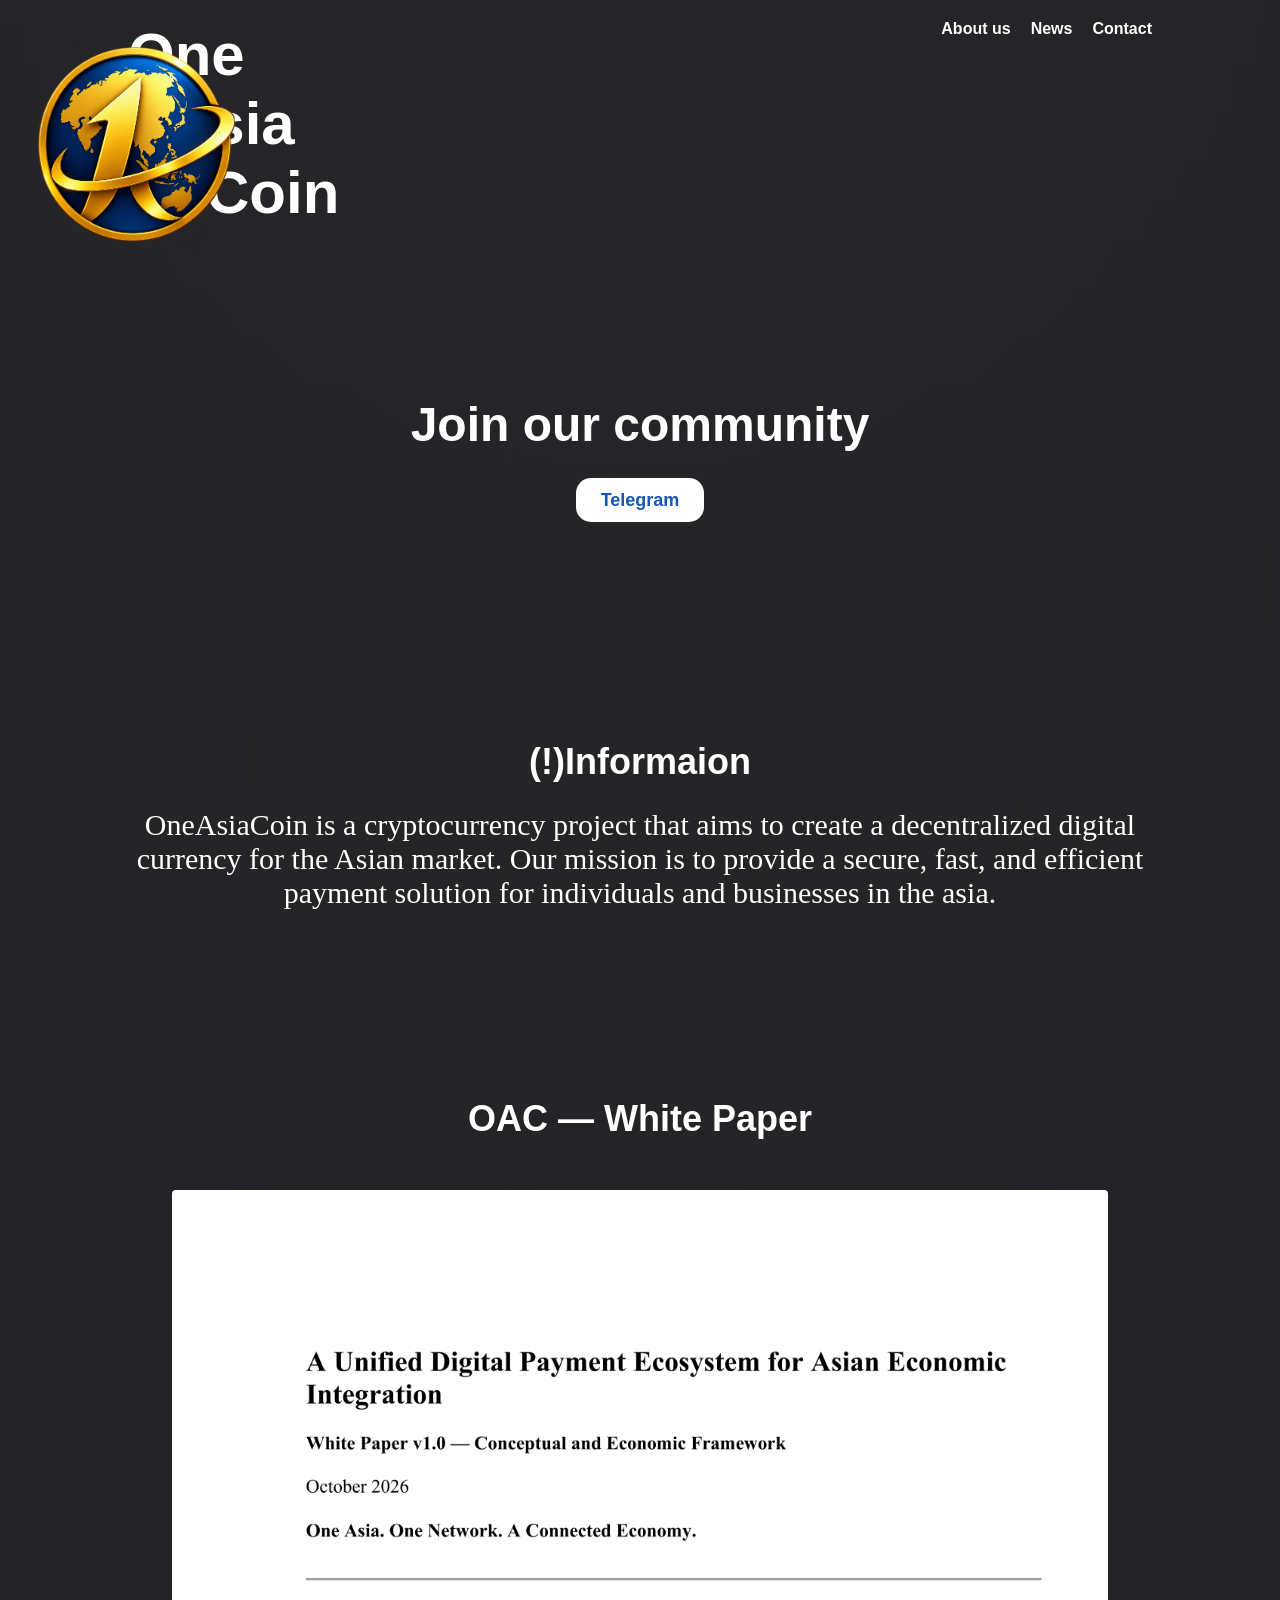
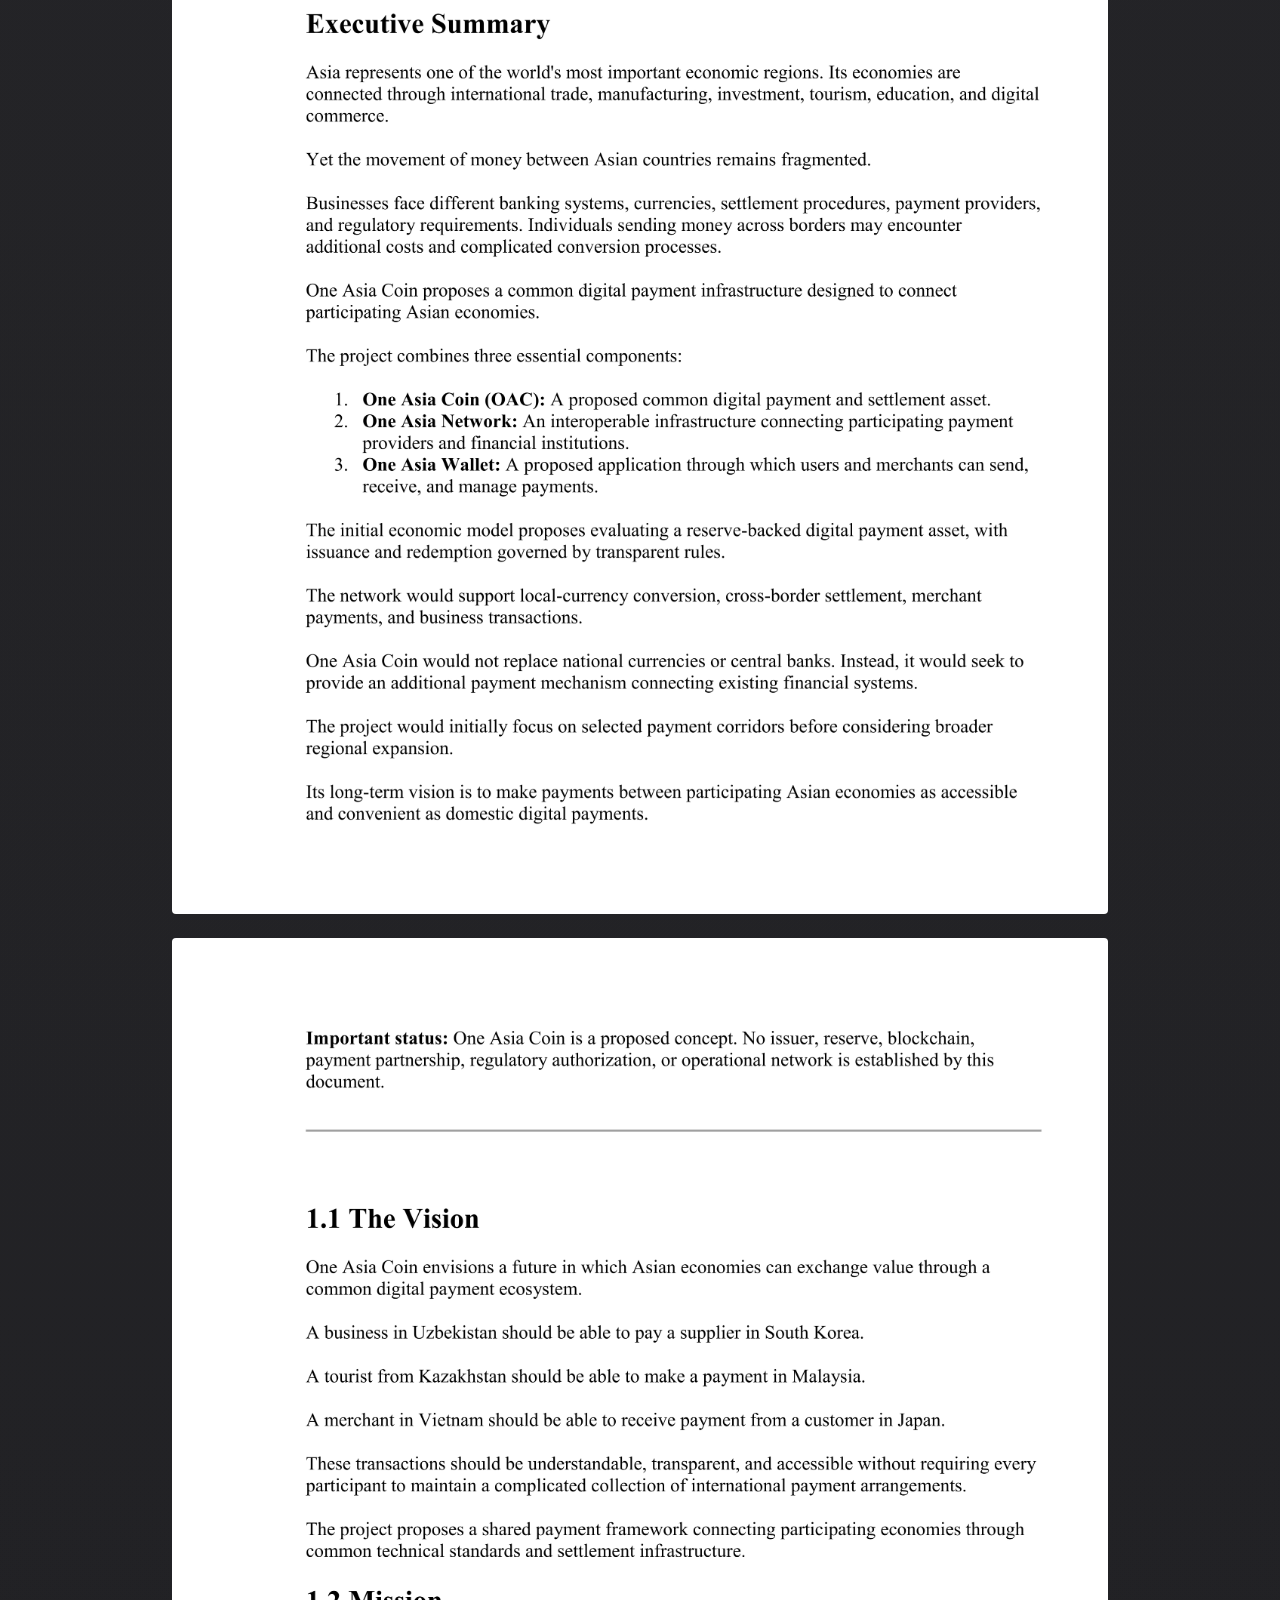
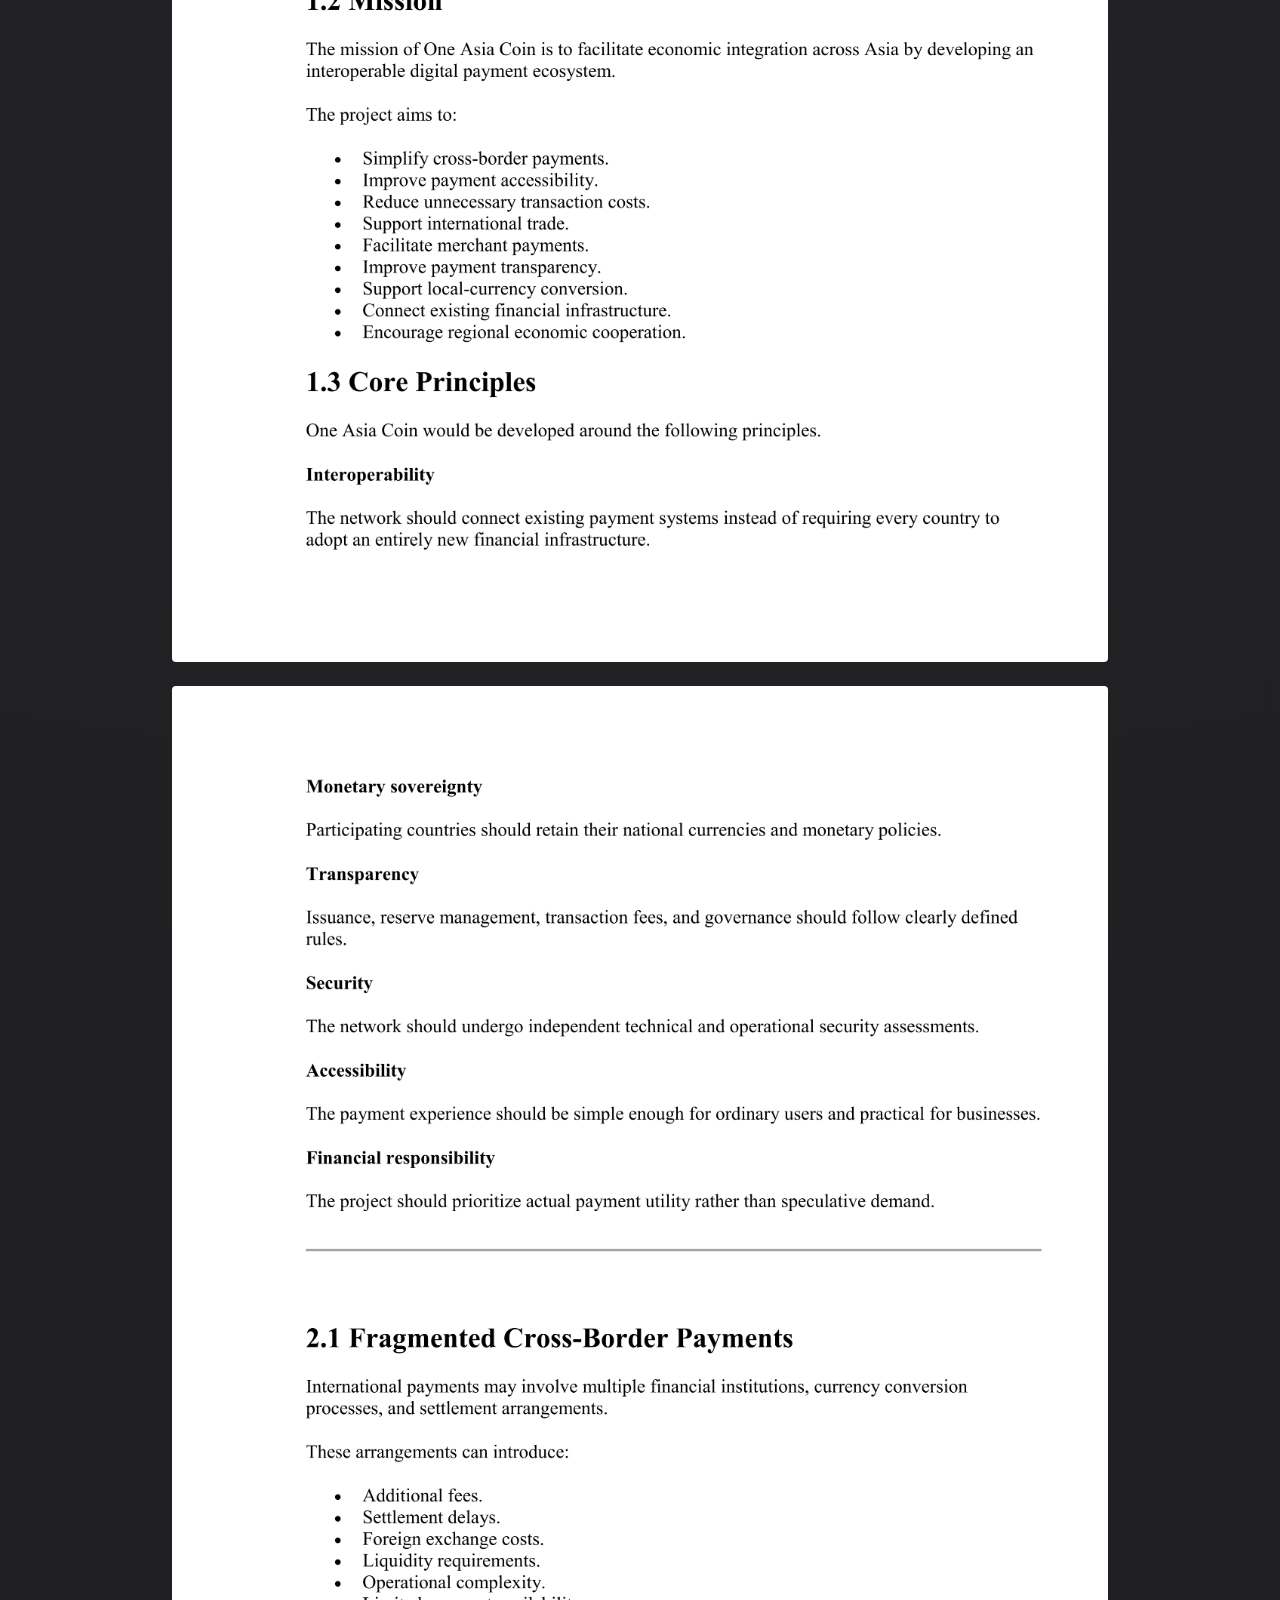
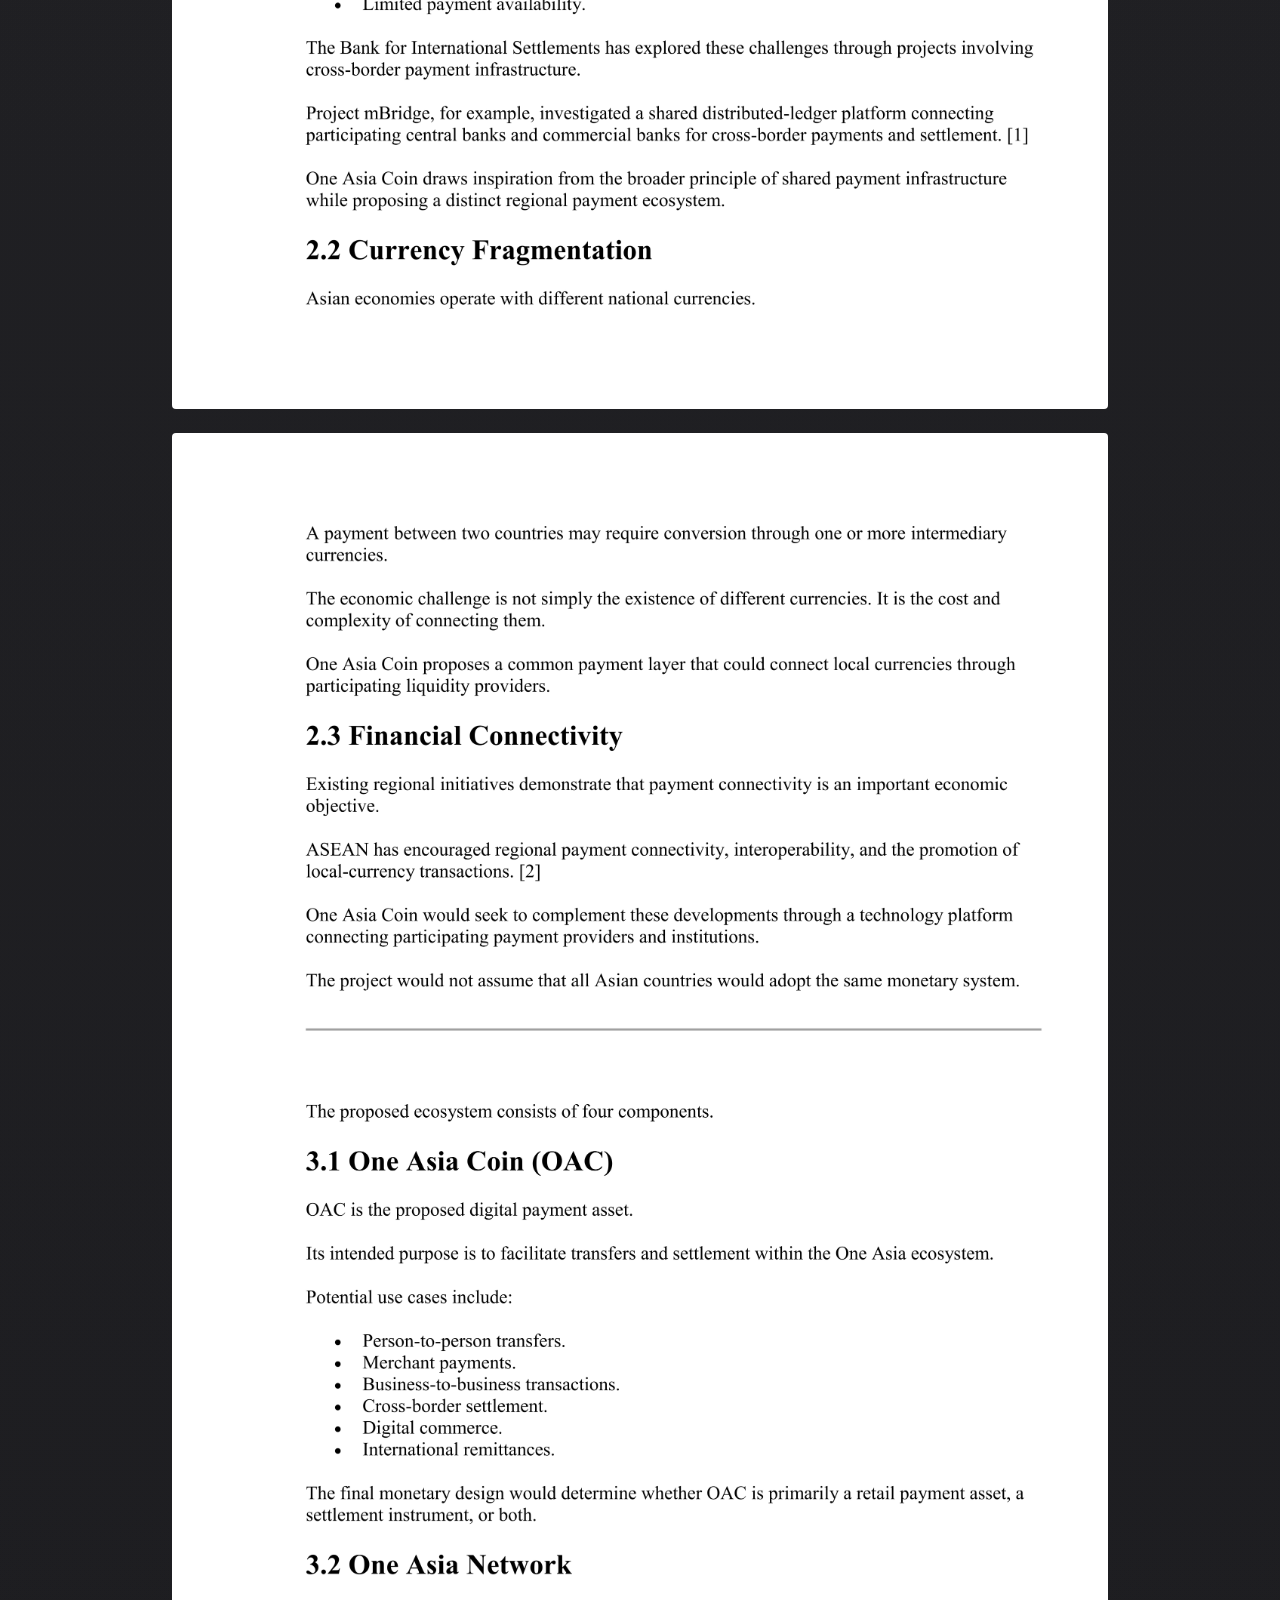
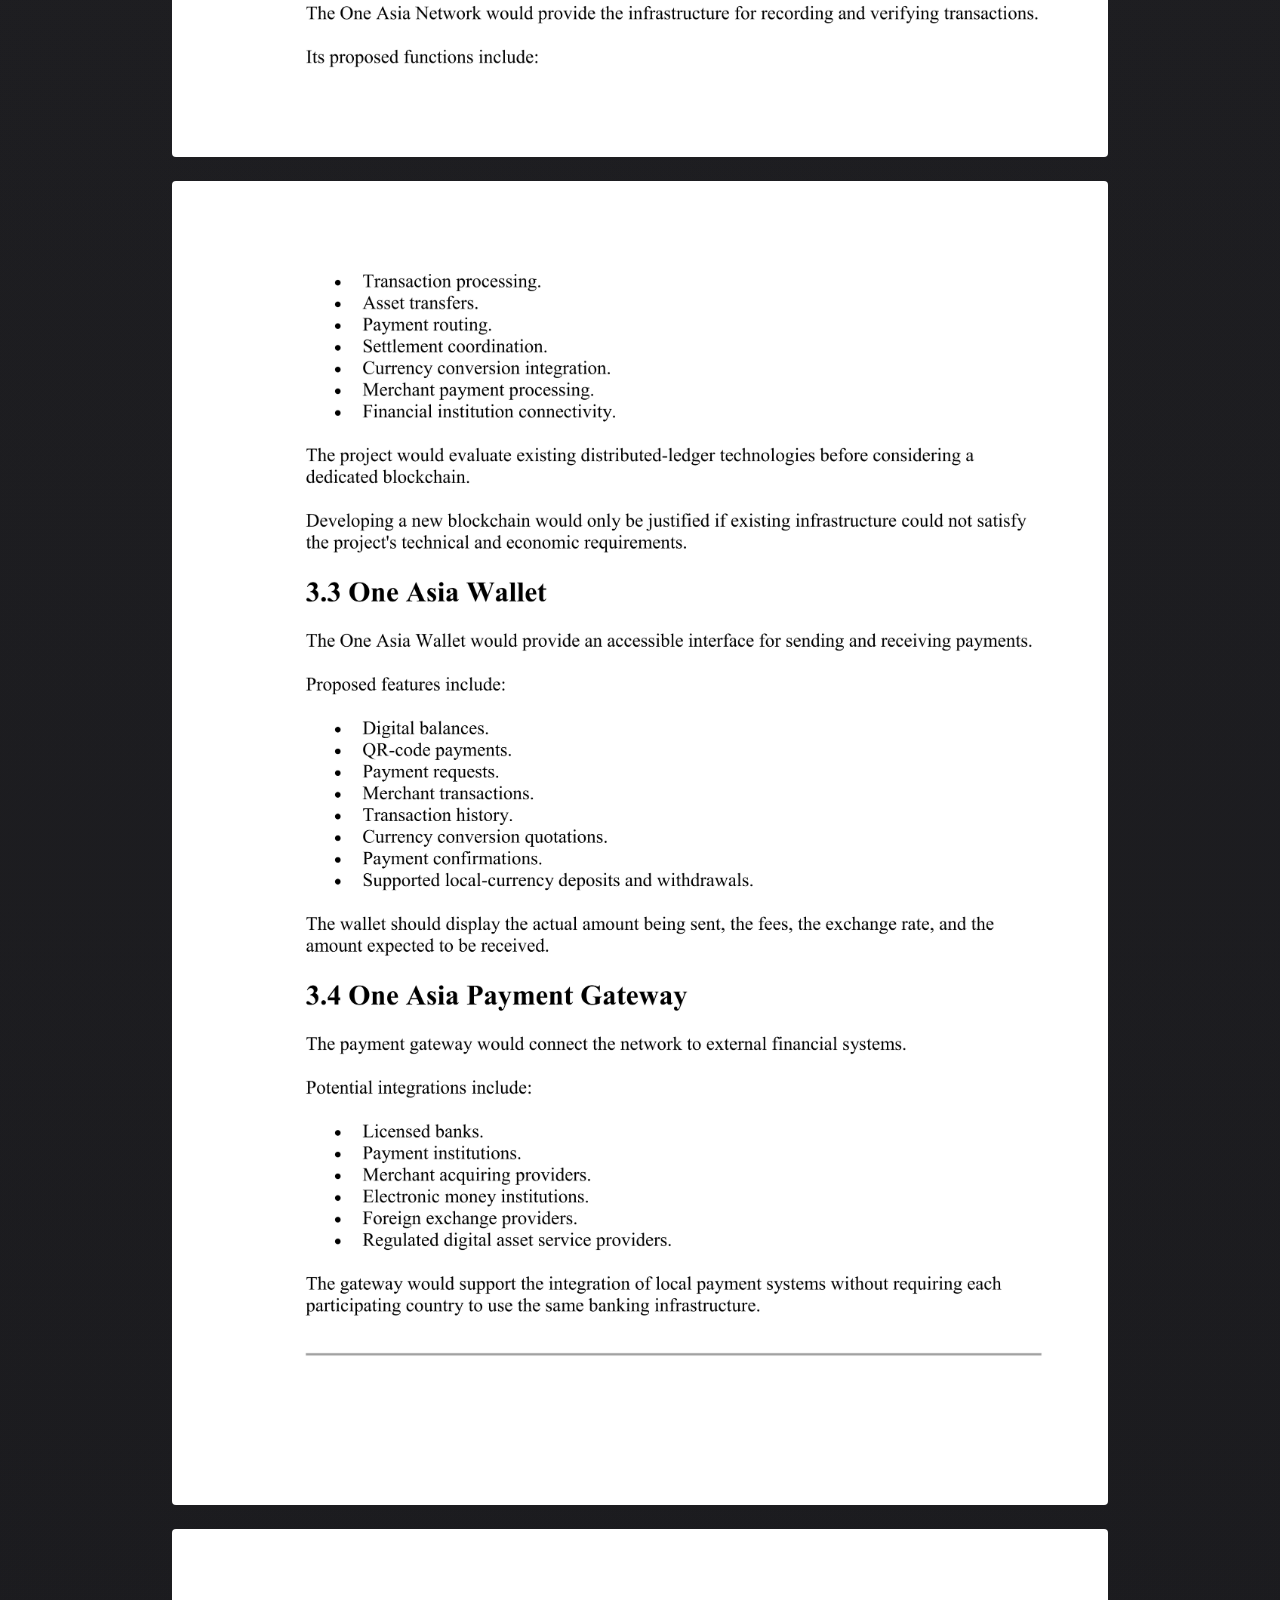
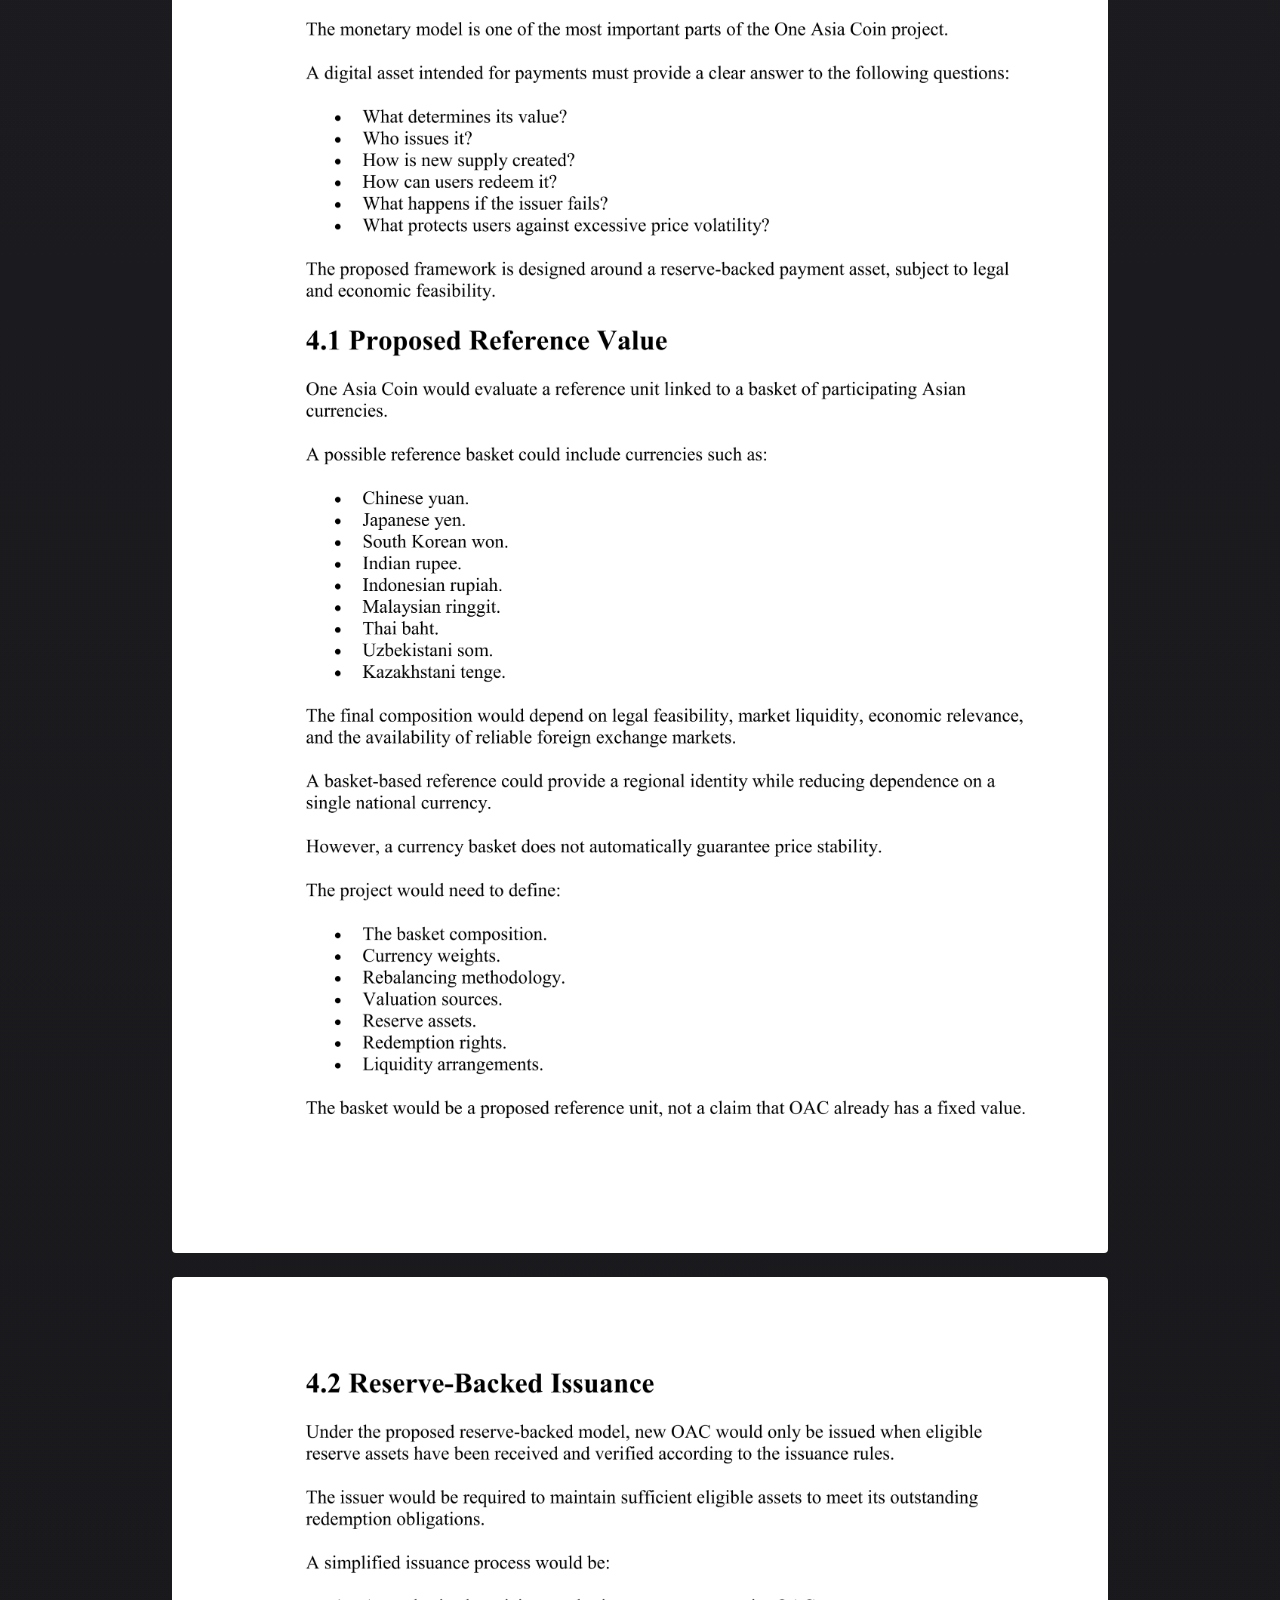
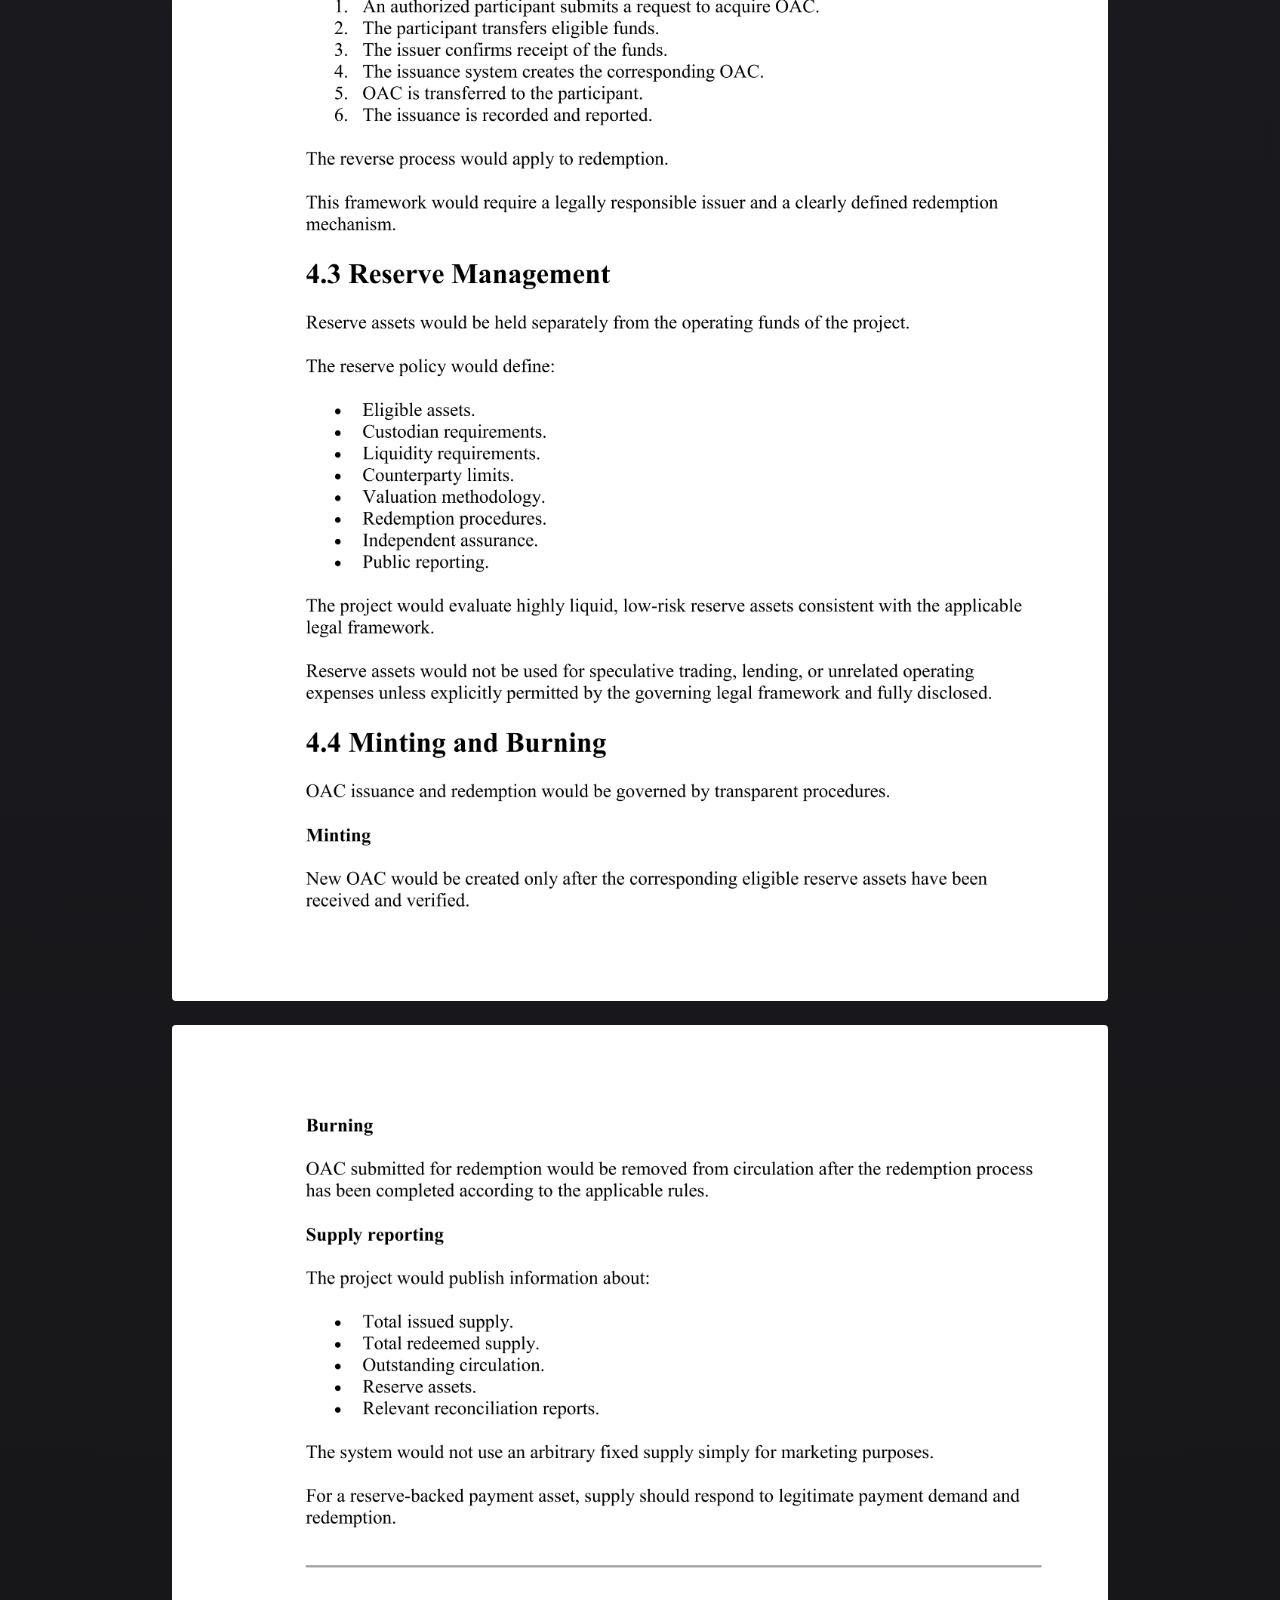
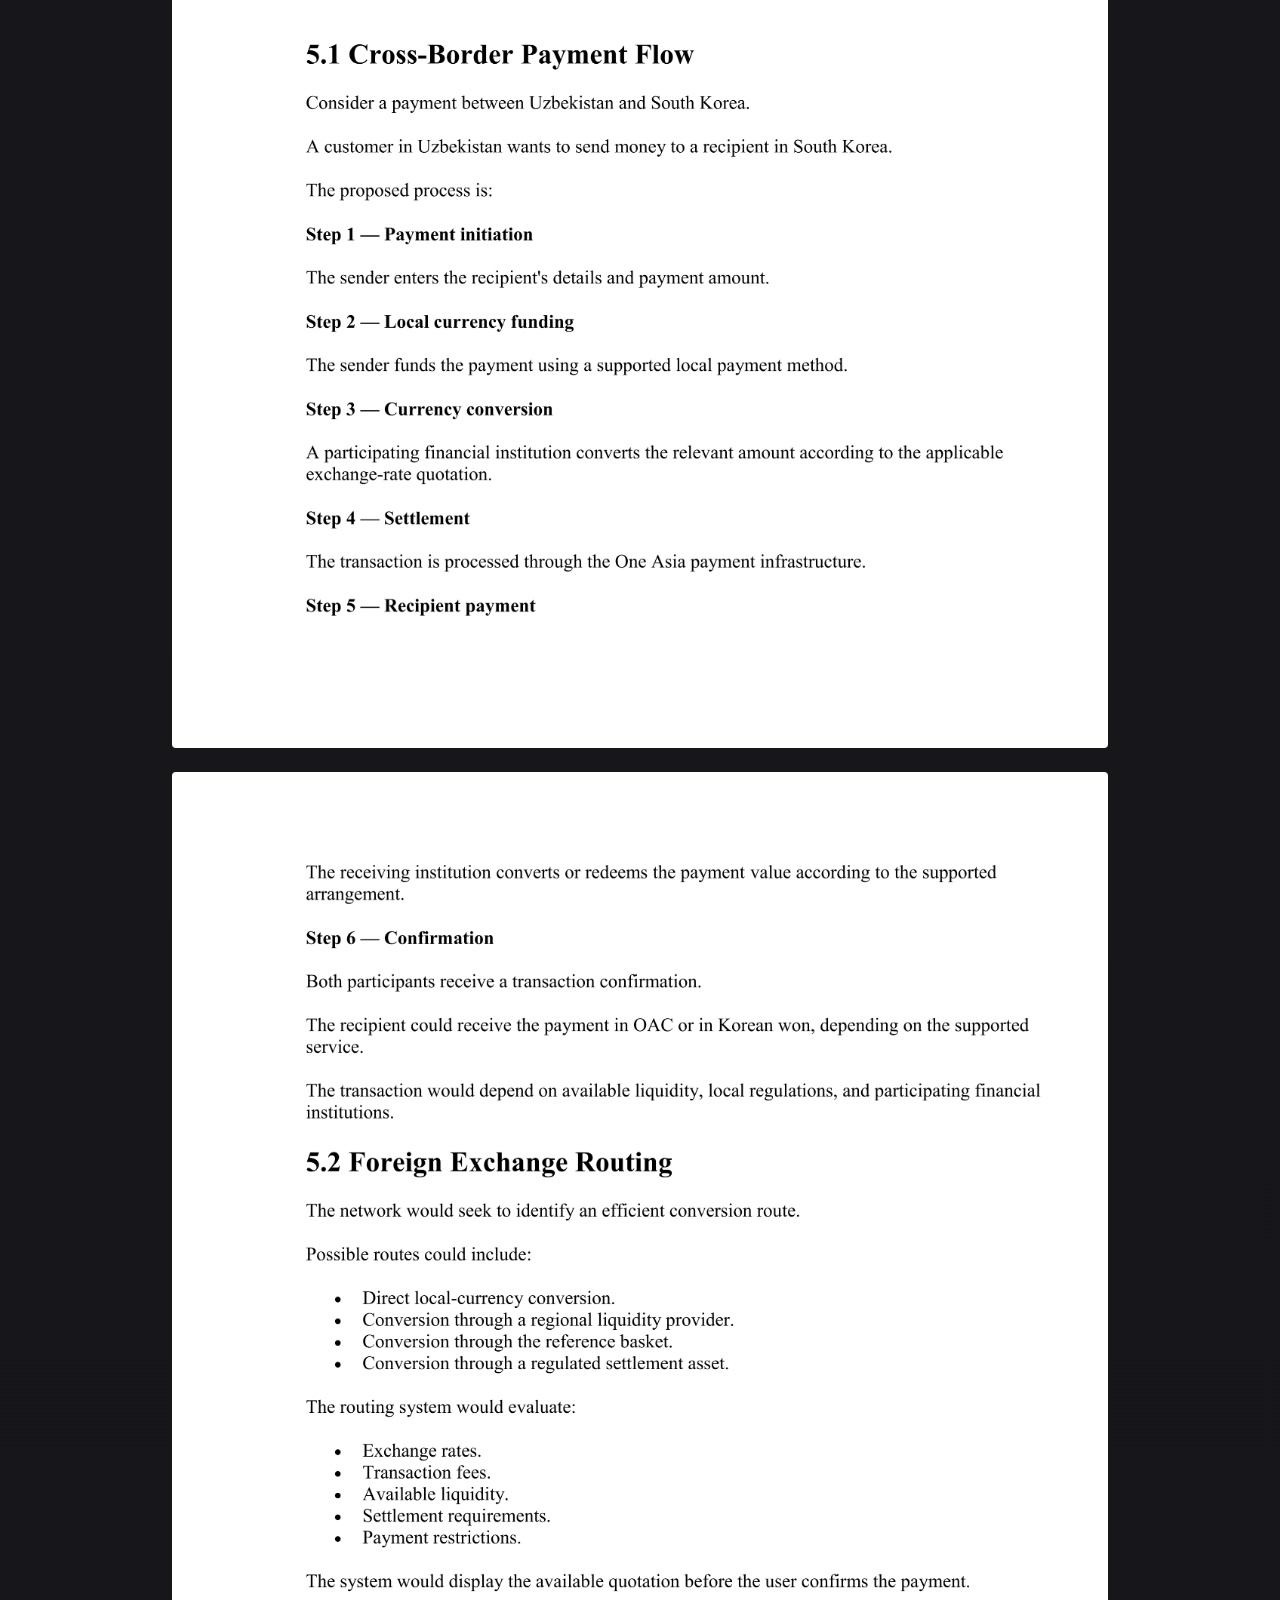
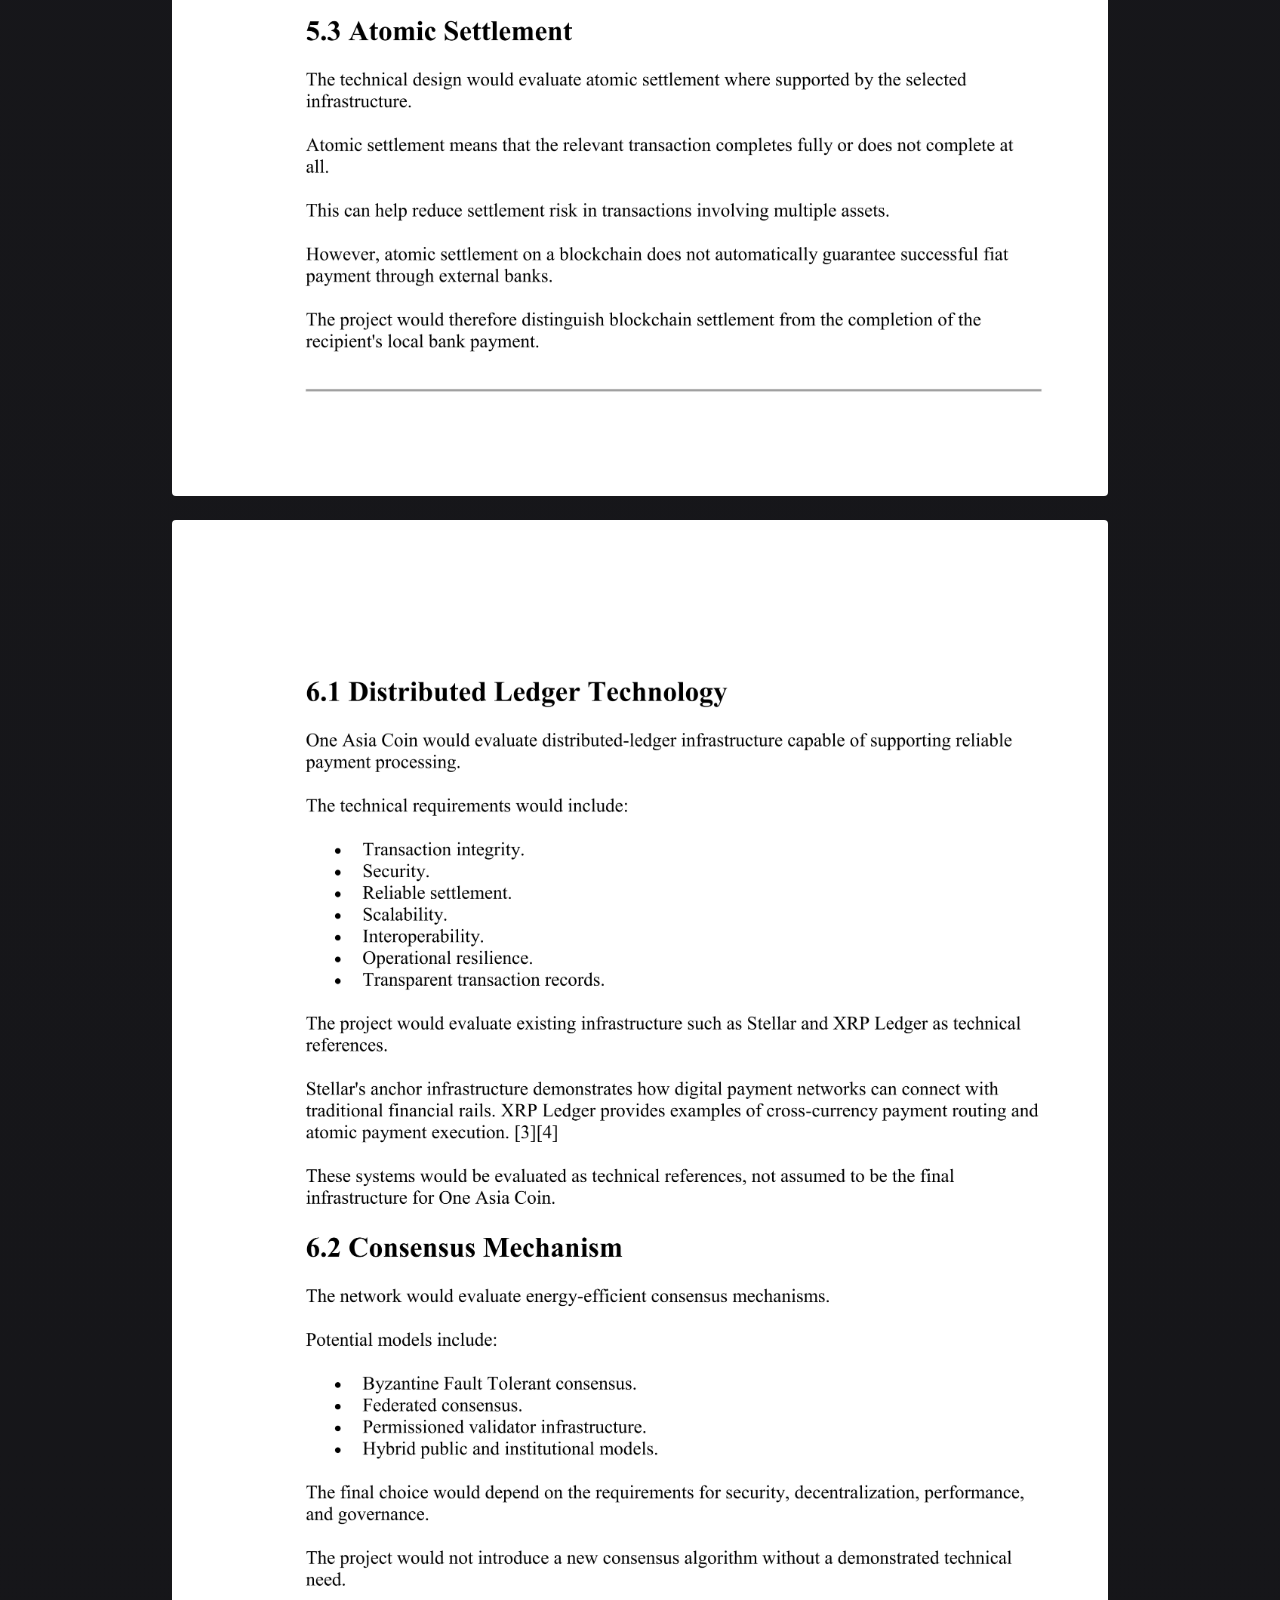
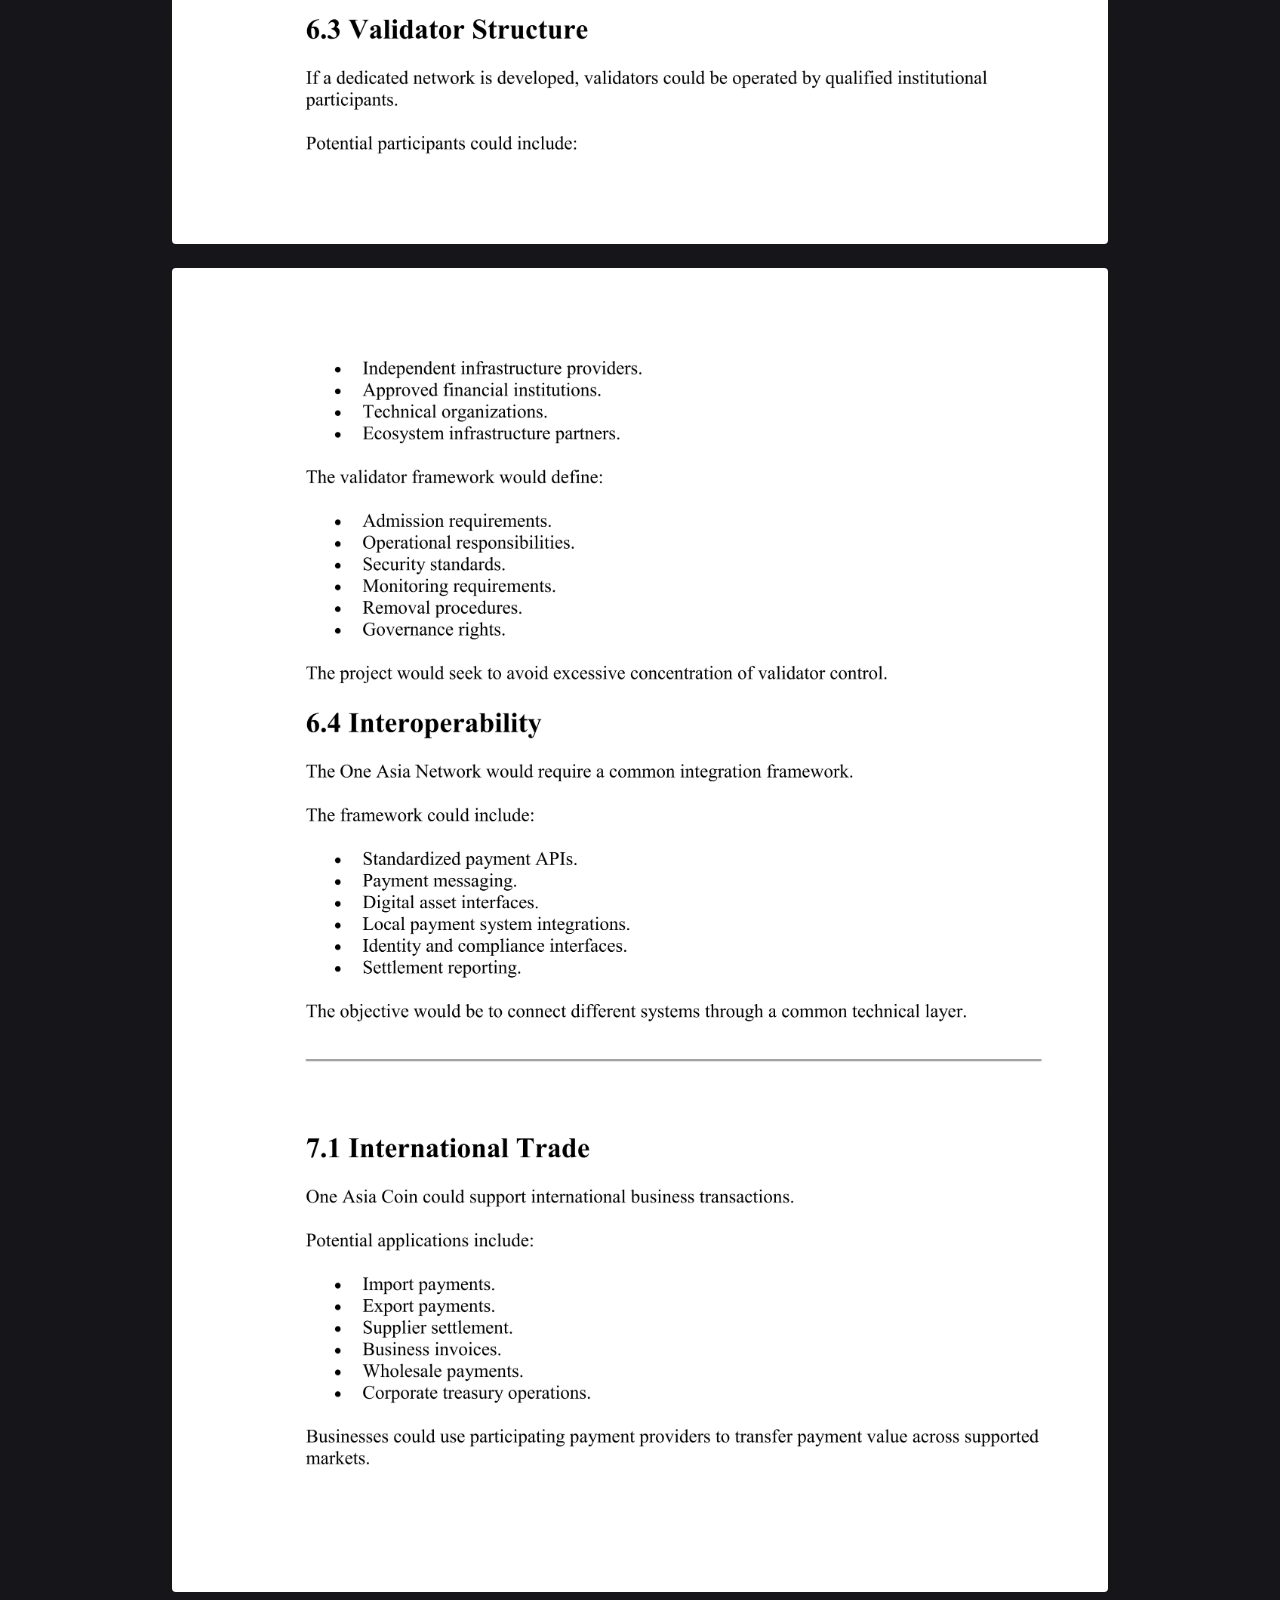
<file: index.html>
<!DOCTYPE html>
<html lang="ru">

<head>
    <meta charset="UTF-8">
    <meta name="viewport" content="width=device-width, initial-scale=1.0">
    <title>Asiana Bukhara</title>
    <link rel="stylesheet" href="index.css">
</head>
<!-- <img src="asiana_logo.png" alt="Asiana Bukhara Logo" class="logo-image"> -->




<body>

    <!-- <button class="lng" onclick="window.location.href='../asiana.html'">РУ</button> -->
    <nav>
        <h1 class="logo">
            <p class="one">One</p>
            <p class="asia">Asia</p>
            <p class="coin">Coin</p>
        </h1>


        <img src="LOGO.png" alt="" class="logo-image">

        <ul>
            <li><a href="aboutus.html" class="about">About us</a></li>

            <li><a href="news.html">News</a></li>
            <li><a href="contact.html">Contact</a></li>

        </ul>
    </nav>

    <div class="hero">
        <h1>Join our community</h1>
        <br>
        <a href="https://t.me/ASIANA_BUKHARA" class="btntg">Telegram</a>

    </div>




    <section id="about">
        <h2>(!)Informaion</h2>



        <p class="about-text1">OneAsiaCoin is a cryptocurrency project that aims to create a decentralized digital
            currency for the Asian market. Our mission is to provide a secure, fast, and efficient payment solution for
            individuals and businesses in the asia.</p>
        <br>


        <!-- <a href="https://t.me/ASIANA_BUKHARA" class="btntg">Telegram</a> -->


        <!-- <a href="oneasiacoin-white-paper.pdf" class="btninst">White paper</a>
        <a href="oneasiacoin-terms.pdf" target="_blank"> -->

        </a>



    </section>



</body>

<!-- <img src="logocoin.png" alt="" class="logo-image"> -->

<section class="whitepaper">
    <h2>OAC — White Paper</h2>

    <!-- <iframe src="oneasiacoin-terms.pdf.pdf" title="One Asia Coin White Paper">
    </iframe> -->


    <!-- </section> -->

    <!-- <div class="whitepaper-button">
    <a href="oneasiacoin-terms.pdf" target="_blank">
        White Paper PDF
    </a>
</div> -->


    <section class="document-pages">


        <section class="document-pages">
            <img src="pages/01-1.jpg" alt="Страница 1">
            <img src="pages/02-1.jpg" alt="Страница 2">
            <img src="pages/03-1.jpg" alt="Страница 3">
            <img src="pages/04-1.jpg" alt="Страница 4">
            <img src="pages/05-1.jpg" alt="Страница 5">
            <img src="pages/06-1.jpg" alt="Страница 6">
            <img src="pages/07-1.jpg" alt="Страница 7">
            <img src="pages/08-1.jpg" alt="Страница 8">
            <img src="pages/09-1.jpg" alt="Страница 9">
            <img src="pages/10-1.jpg" alt="Страница 10">
            <img src="pages/11-1.jpg" alt="Страница 11">
            <img src="pages/12-1.jpg" alt="Страница 12">
            <img src="pages/13-1.jpg" alt="Страница 13">
            <img src="pages/14-1.jpg" alt="Страница 14">
            <img src="pages/15-1.jpg" alt="Страница 15">
            <img src="pages/16-1.jpg" alt="Страница 16">
            <img src="pages/17-1.jpg" alt="Страница 17">
            <img src="pages/18-1.jpg" alt="Страница 18">
            <img src="pages/19-1.jpg" alt="Страница 19">
            <img src="pages/20-1.jpg" alt="Страница 20">
        </section>

    </section>
</section>


</html>
<footer class="footer">
    <p>© 2026 OneAsiaCoin. All rights reserved.</p>
</footer>

</html>
</file>
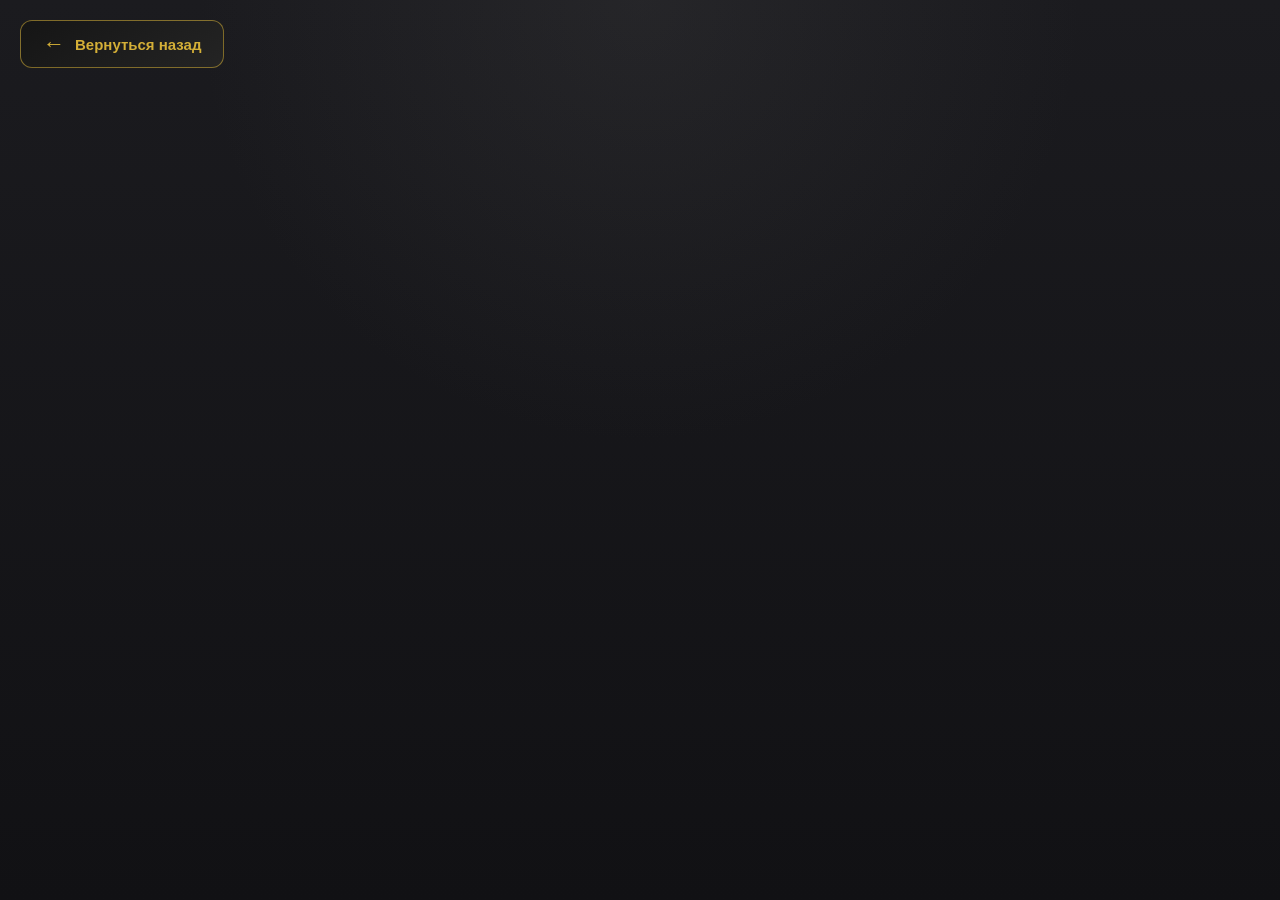
<file: aboutus.html>
<!DOCTYPE html>
<html lang="en">

<head>
    <meta charset="UTF-8">
    <meta name="viewport" content="width=device-width, initial-scale=1.0">
    <title>Document</title>
    <link rel="stylesheet" href="/index.css">
</head>

<body>
    <a href="javascript:history.back()" class="back-button">
        <span class="back-arrow">←</span>
        <span>Вернуться назад</span>
    </a>

</body>

</html>
</file>
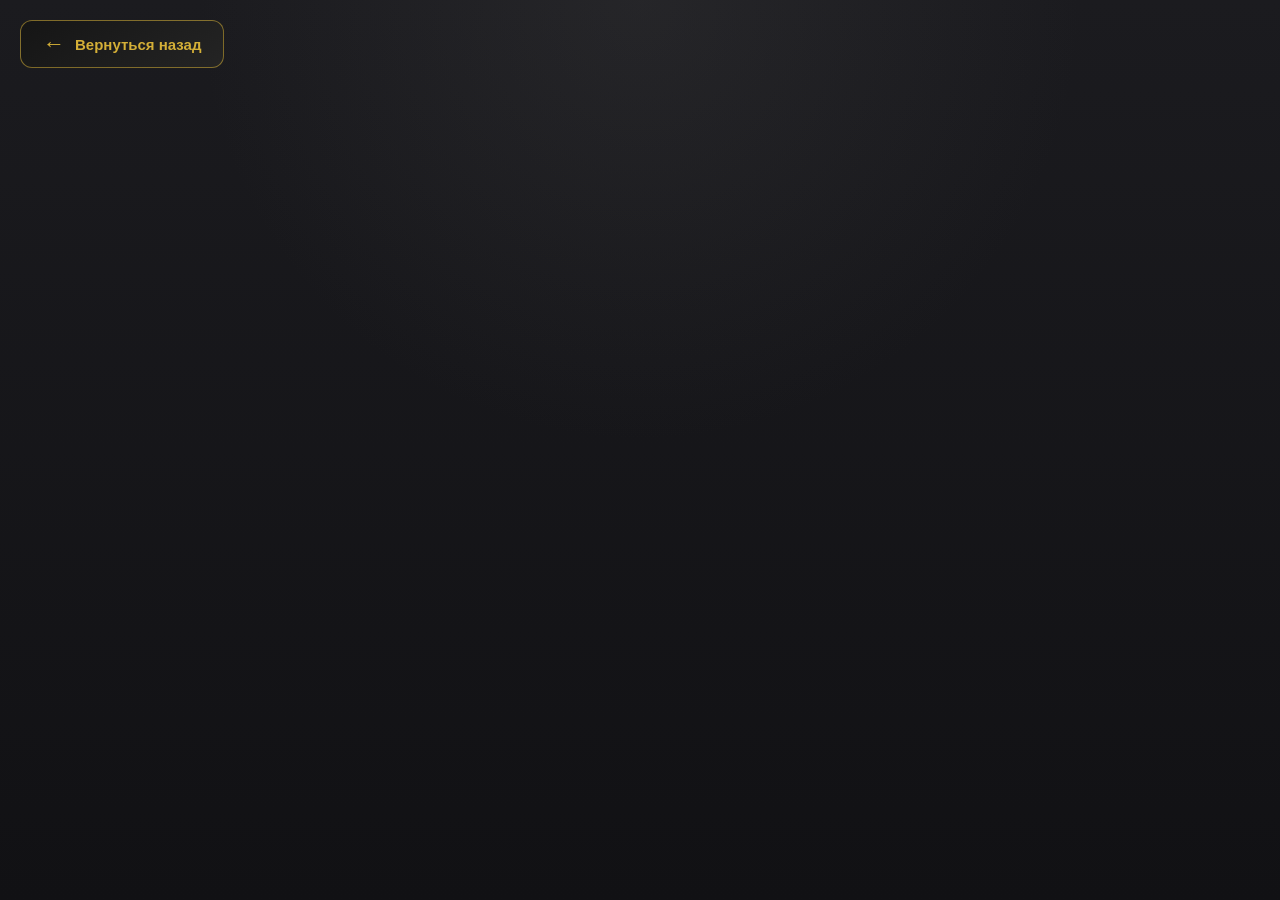
<file: contact.html>
<!DOCTYPE html>
<html lang="en">

<head>
    <meta charset="UTF-8">
    <meta name="viewport" content="width=device-width, initial-scale=1.0">
    <title>Document</title>
    <link rel="stylesheet" href="/index.css">
</head>

<body>

    <a href="javascript:history.back()" class="back-button">
        <span class="back-arrow">←</span>
        <span>Вернуться назад</span>
    </a>

</body>

</html>
</file>
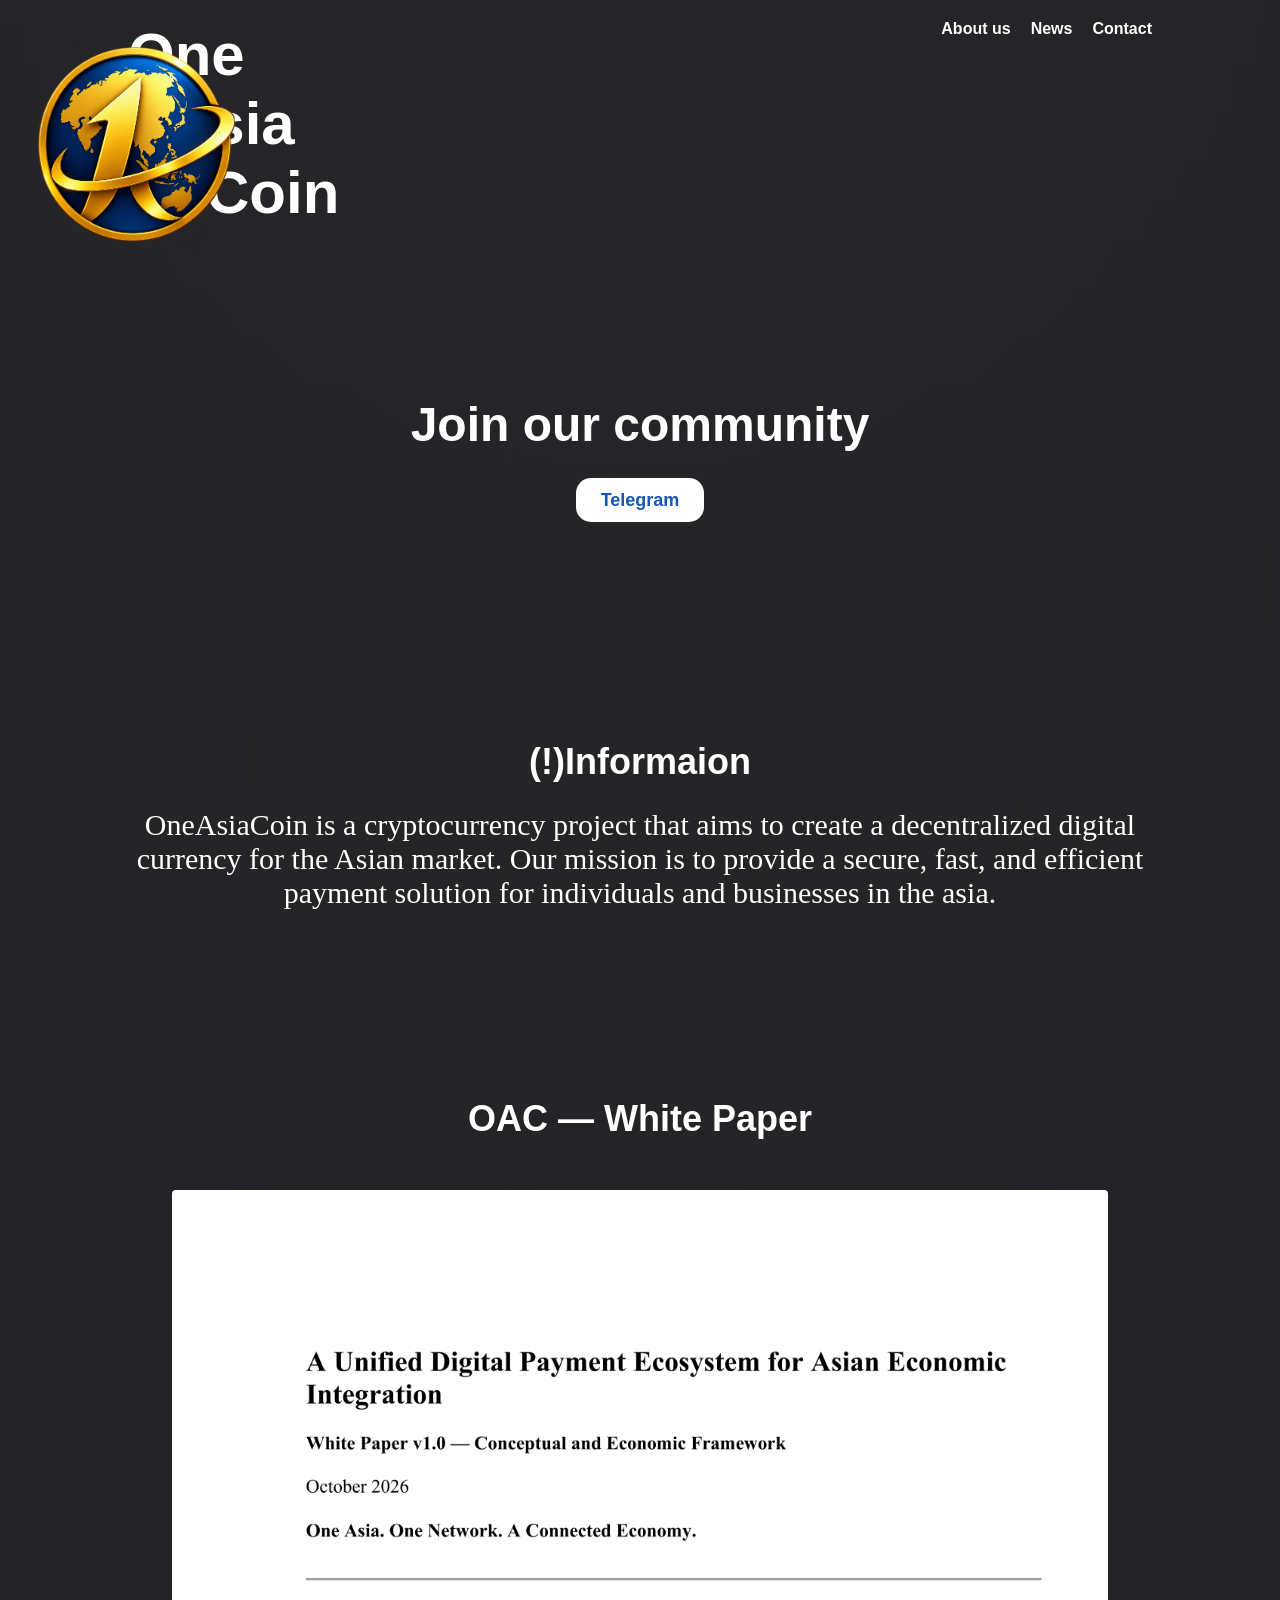
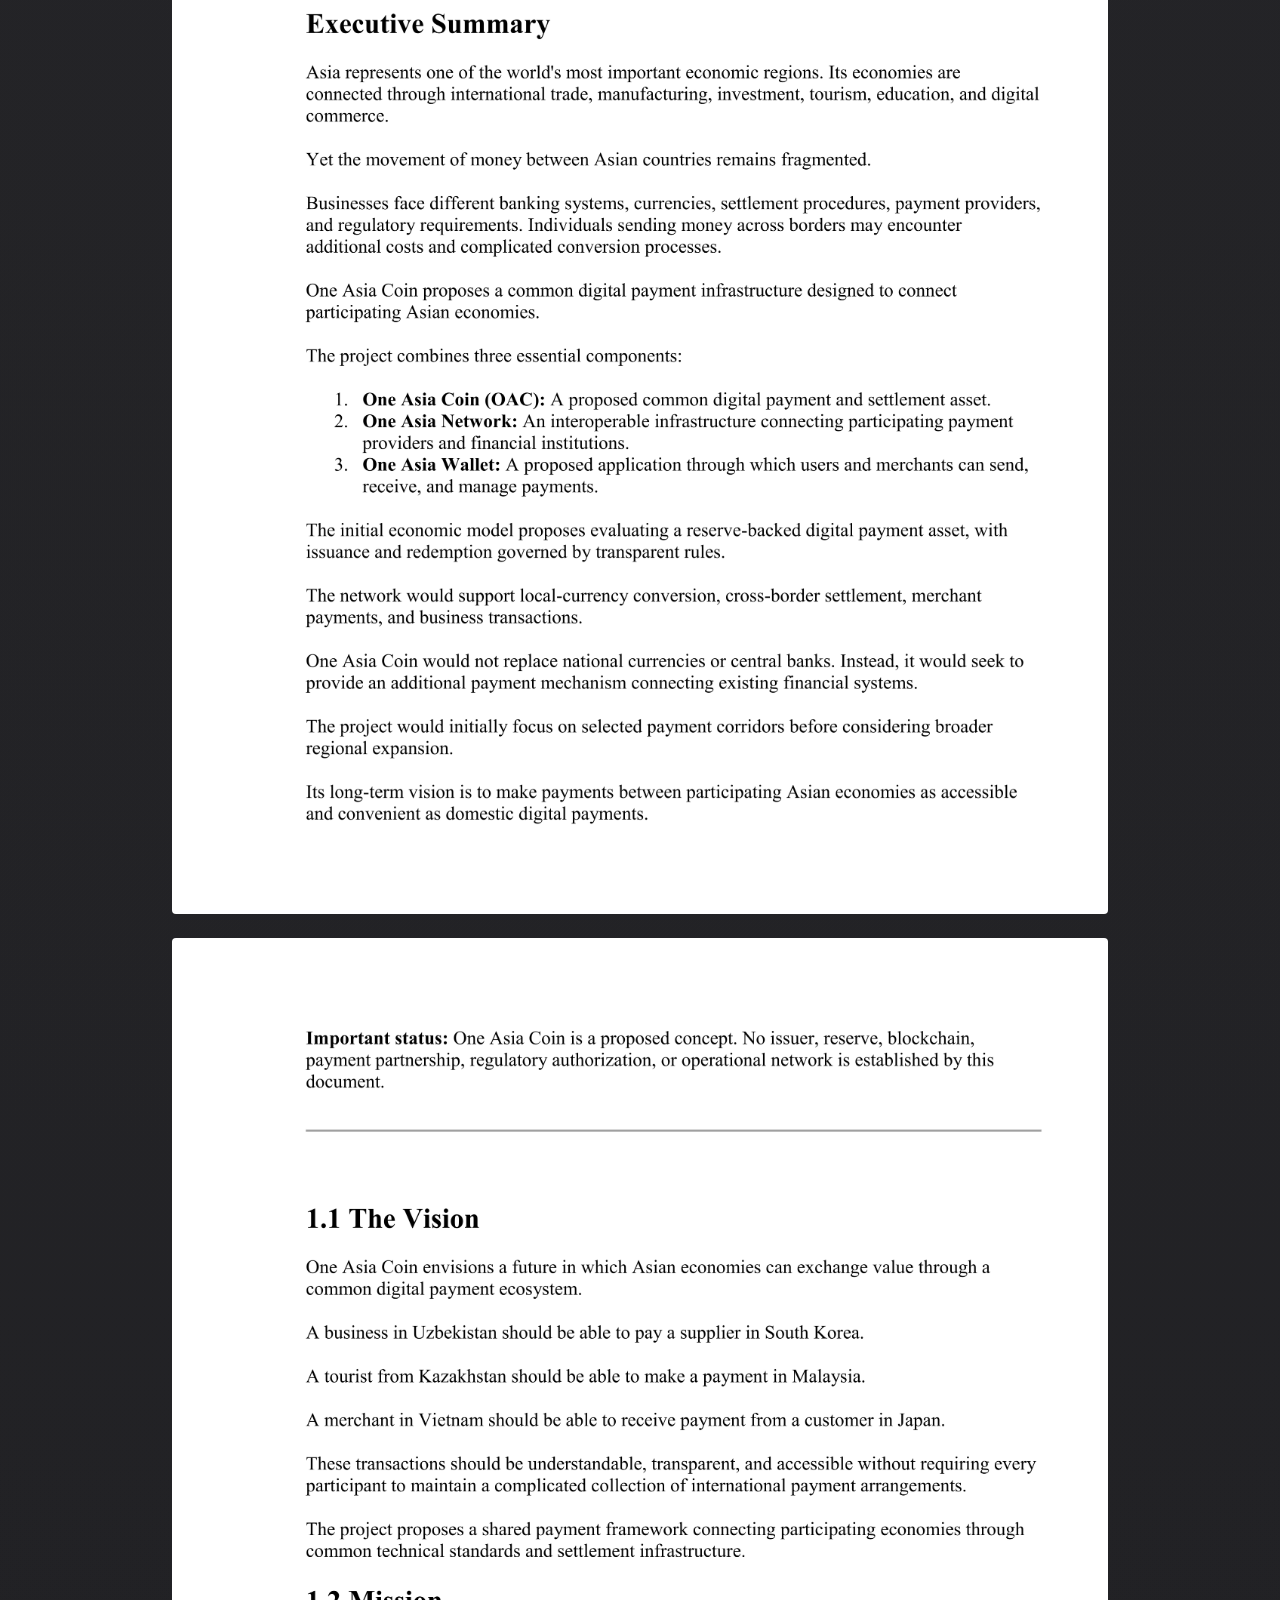
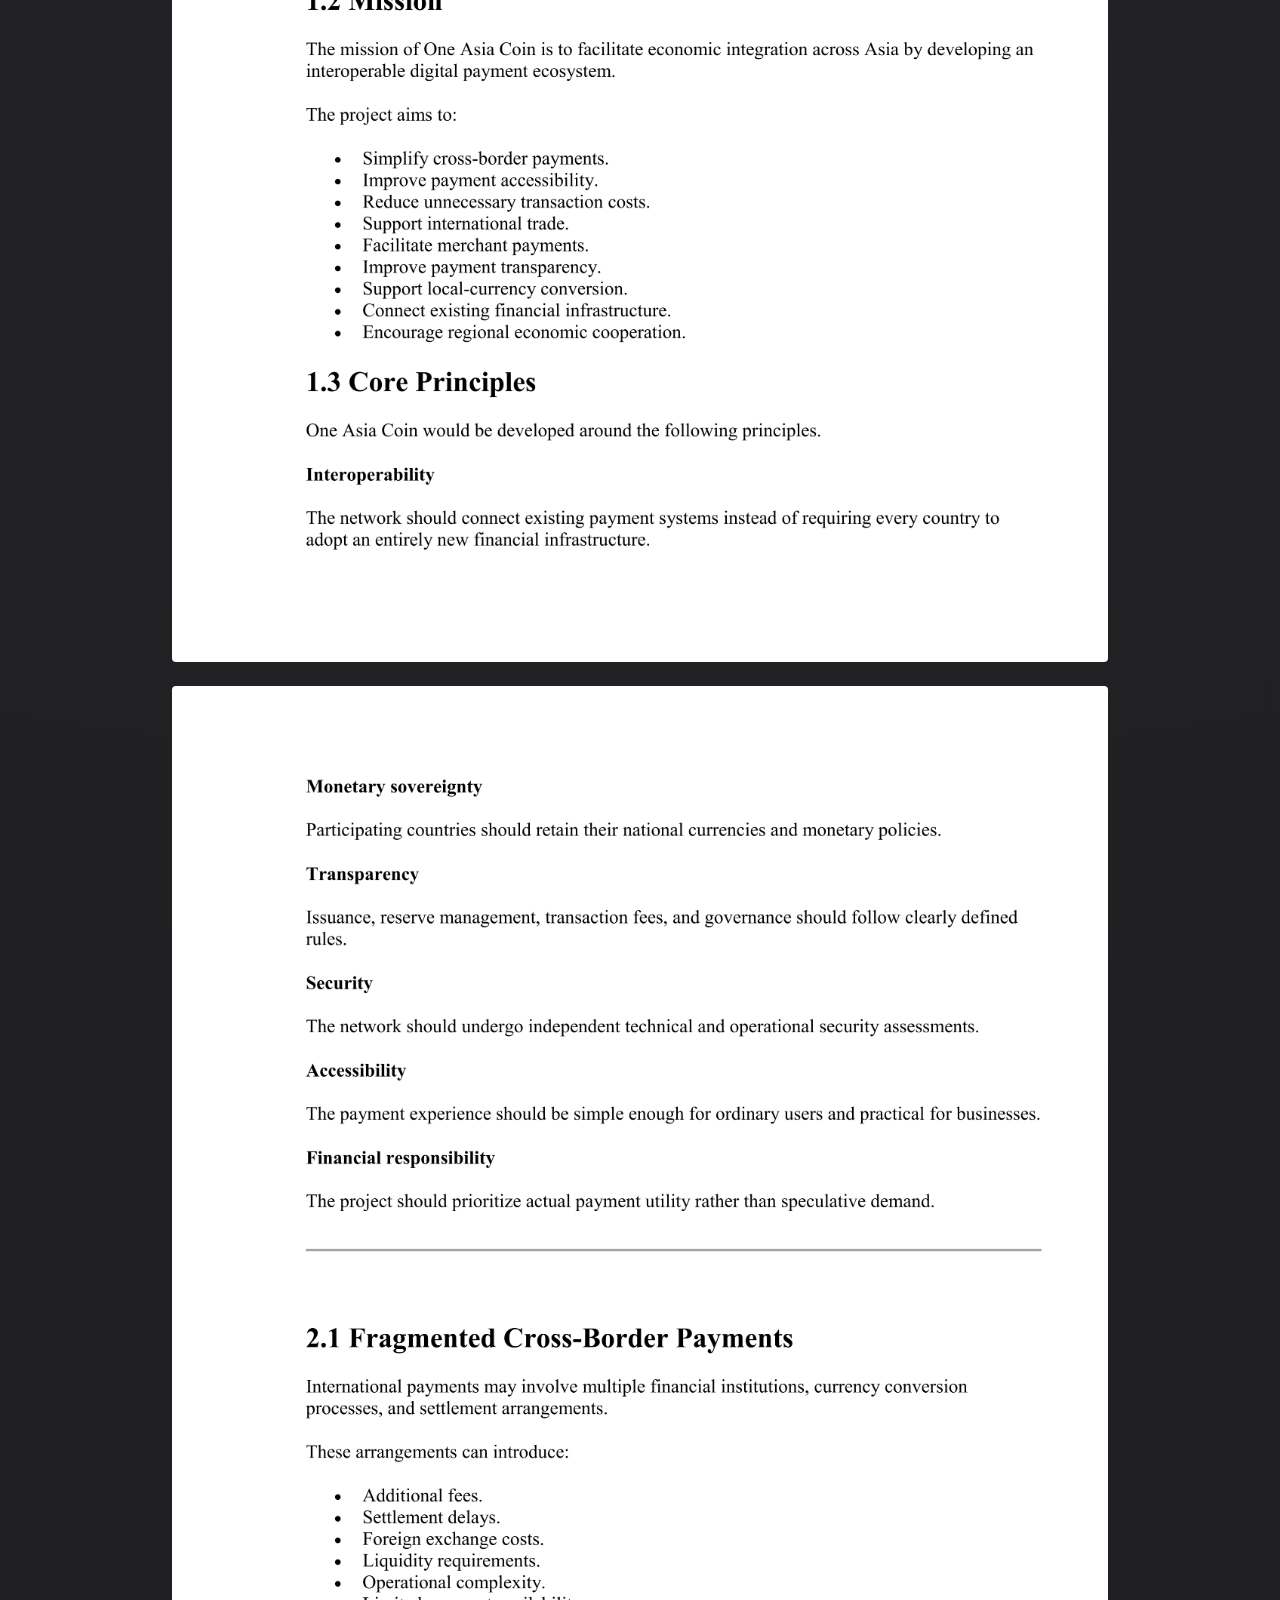
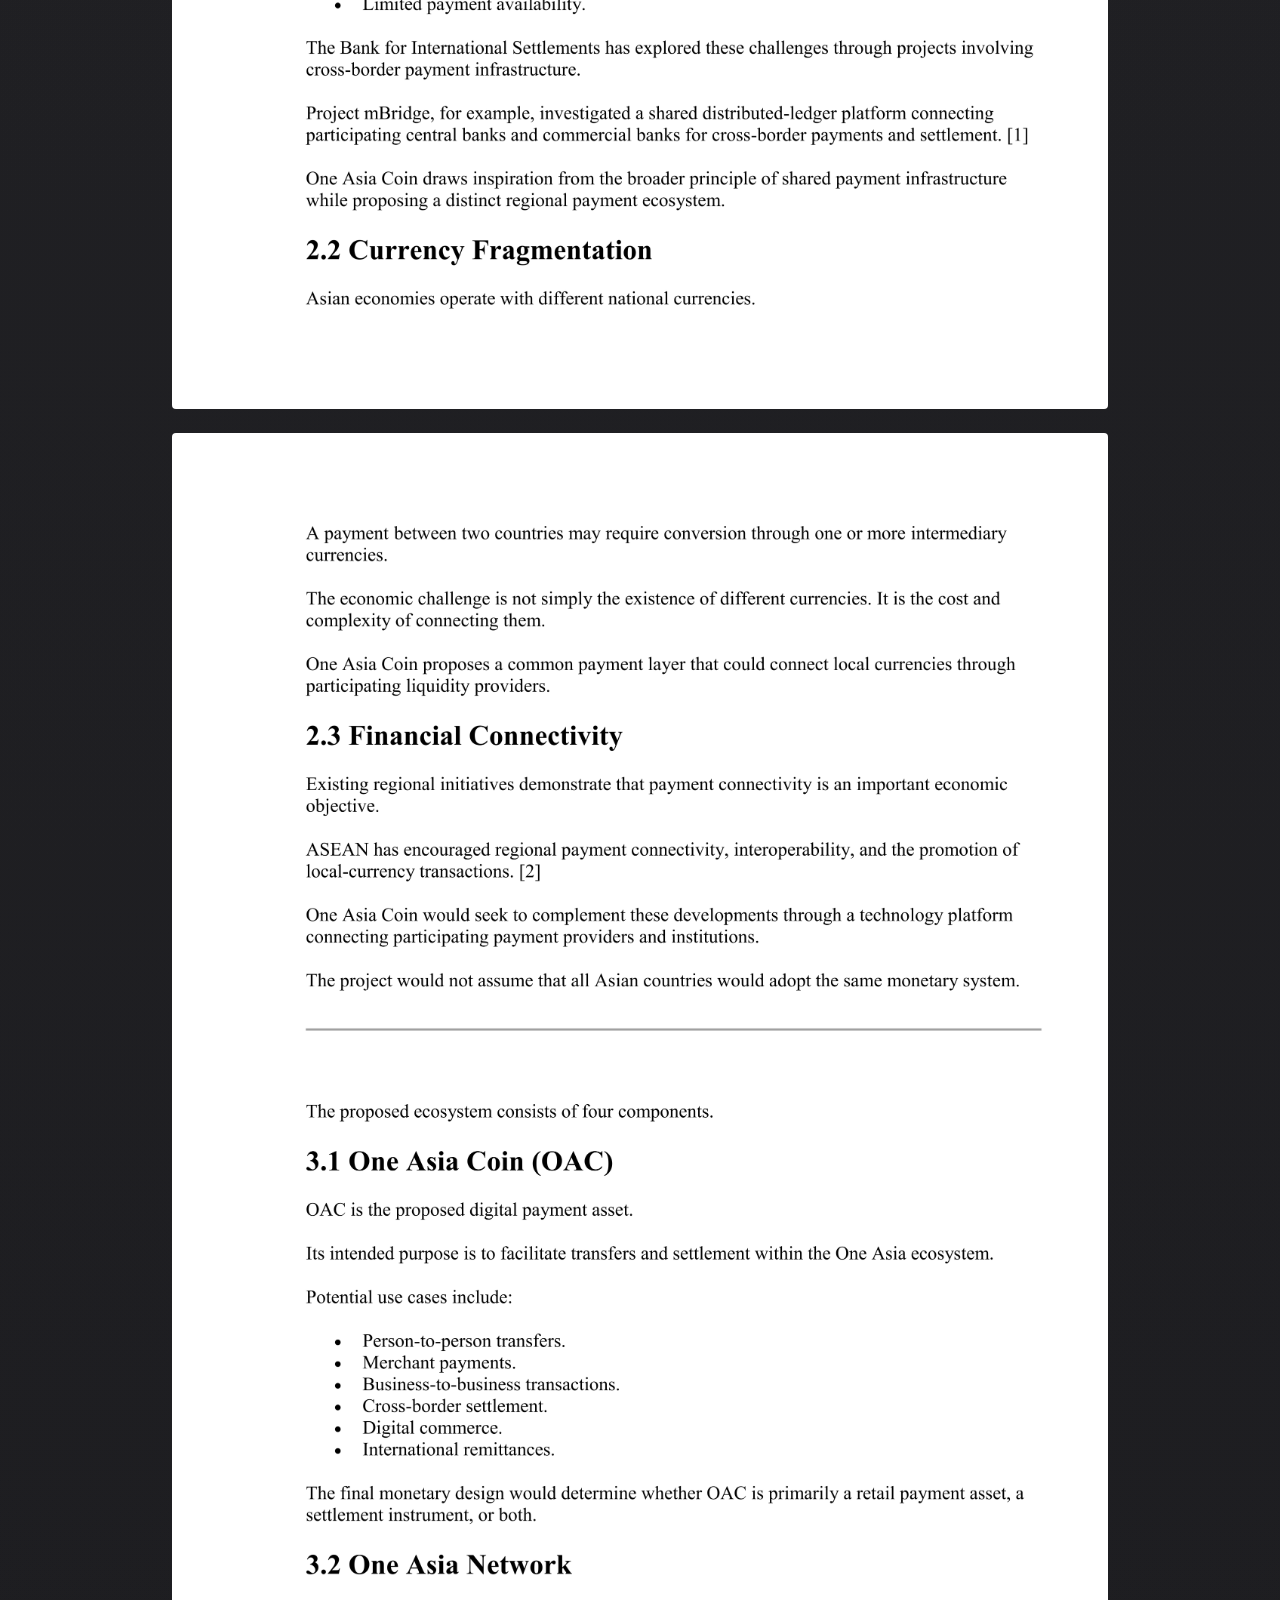
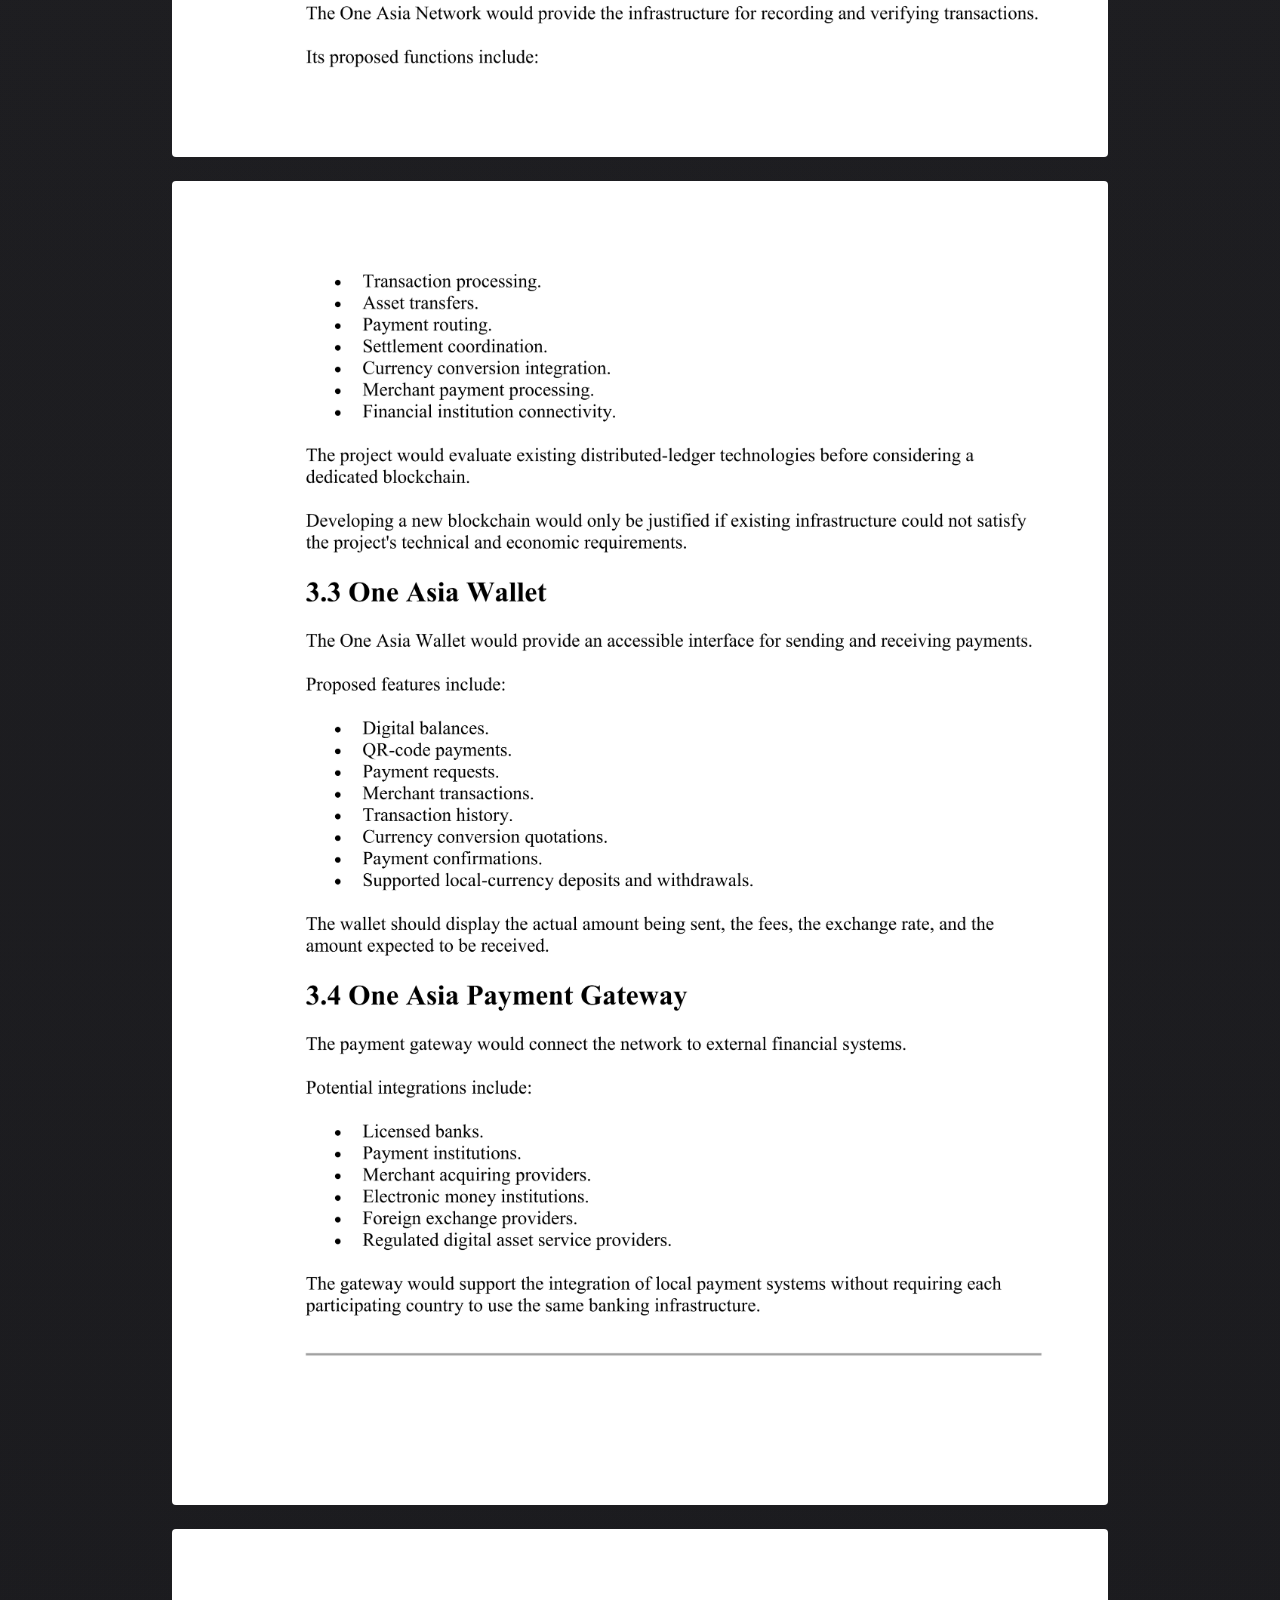
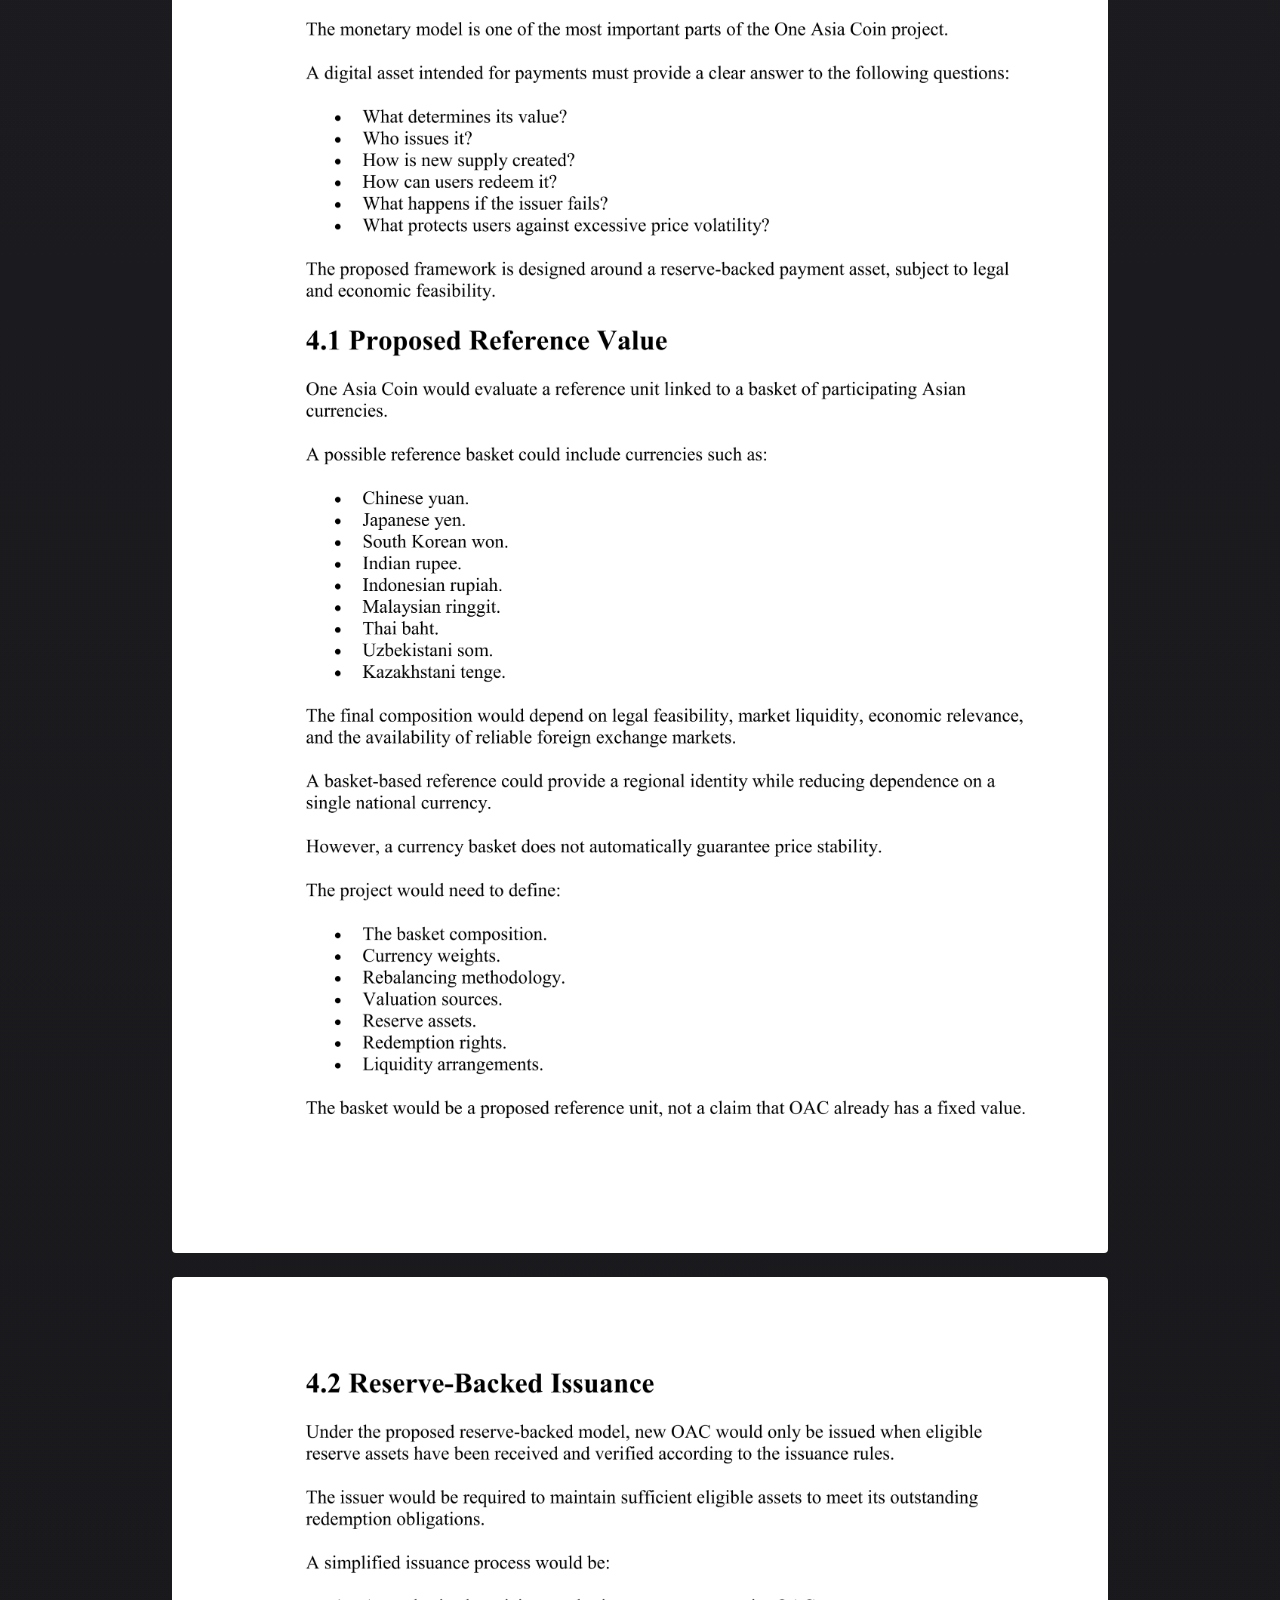
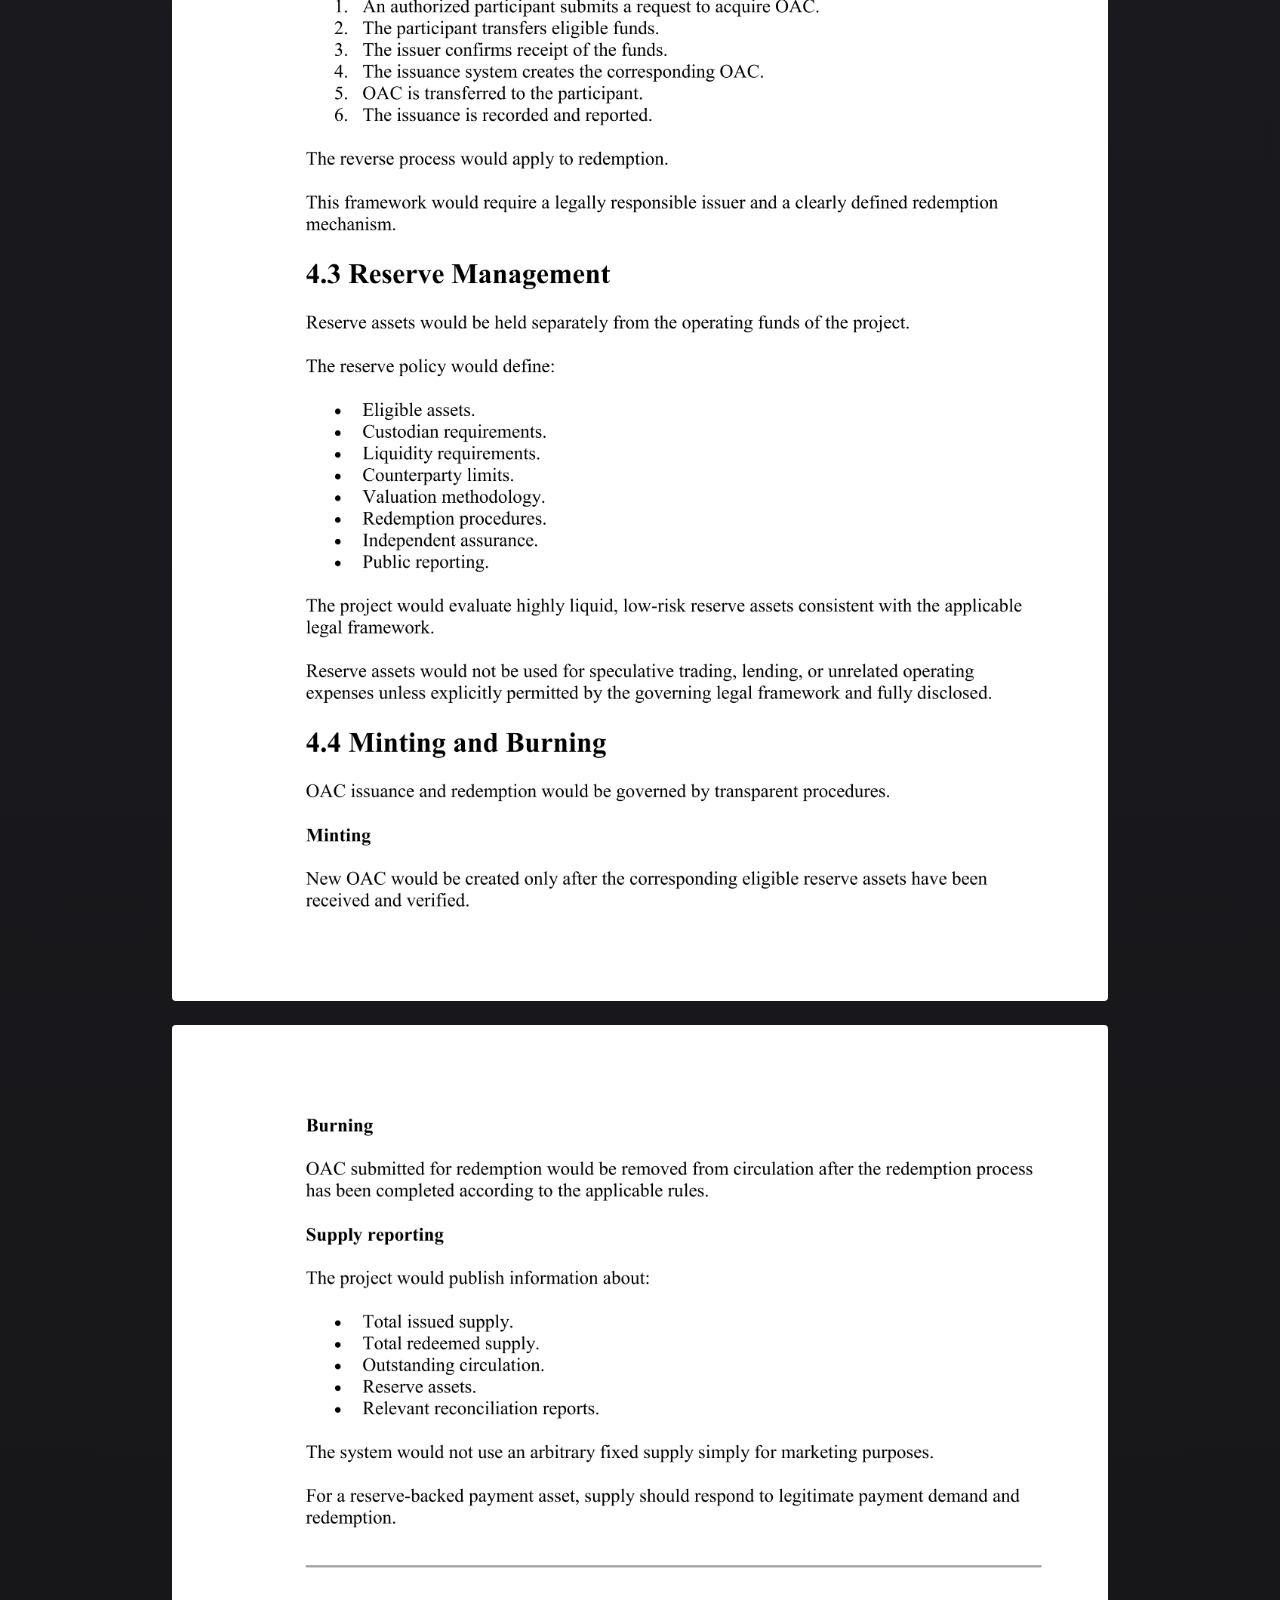
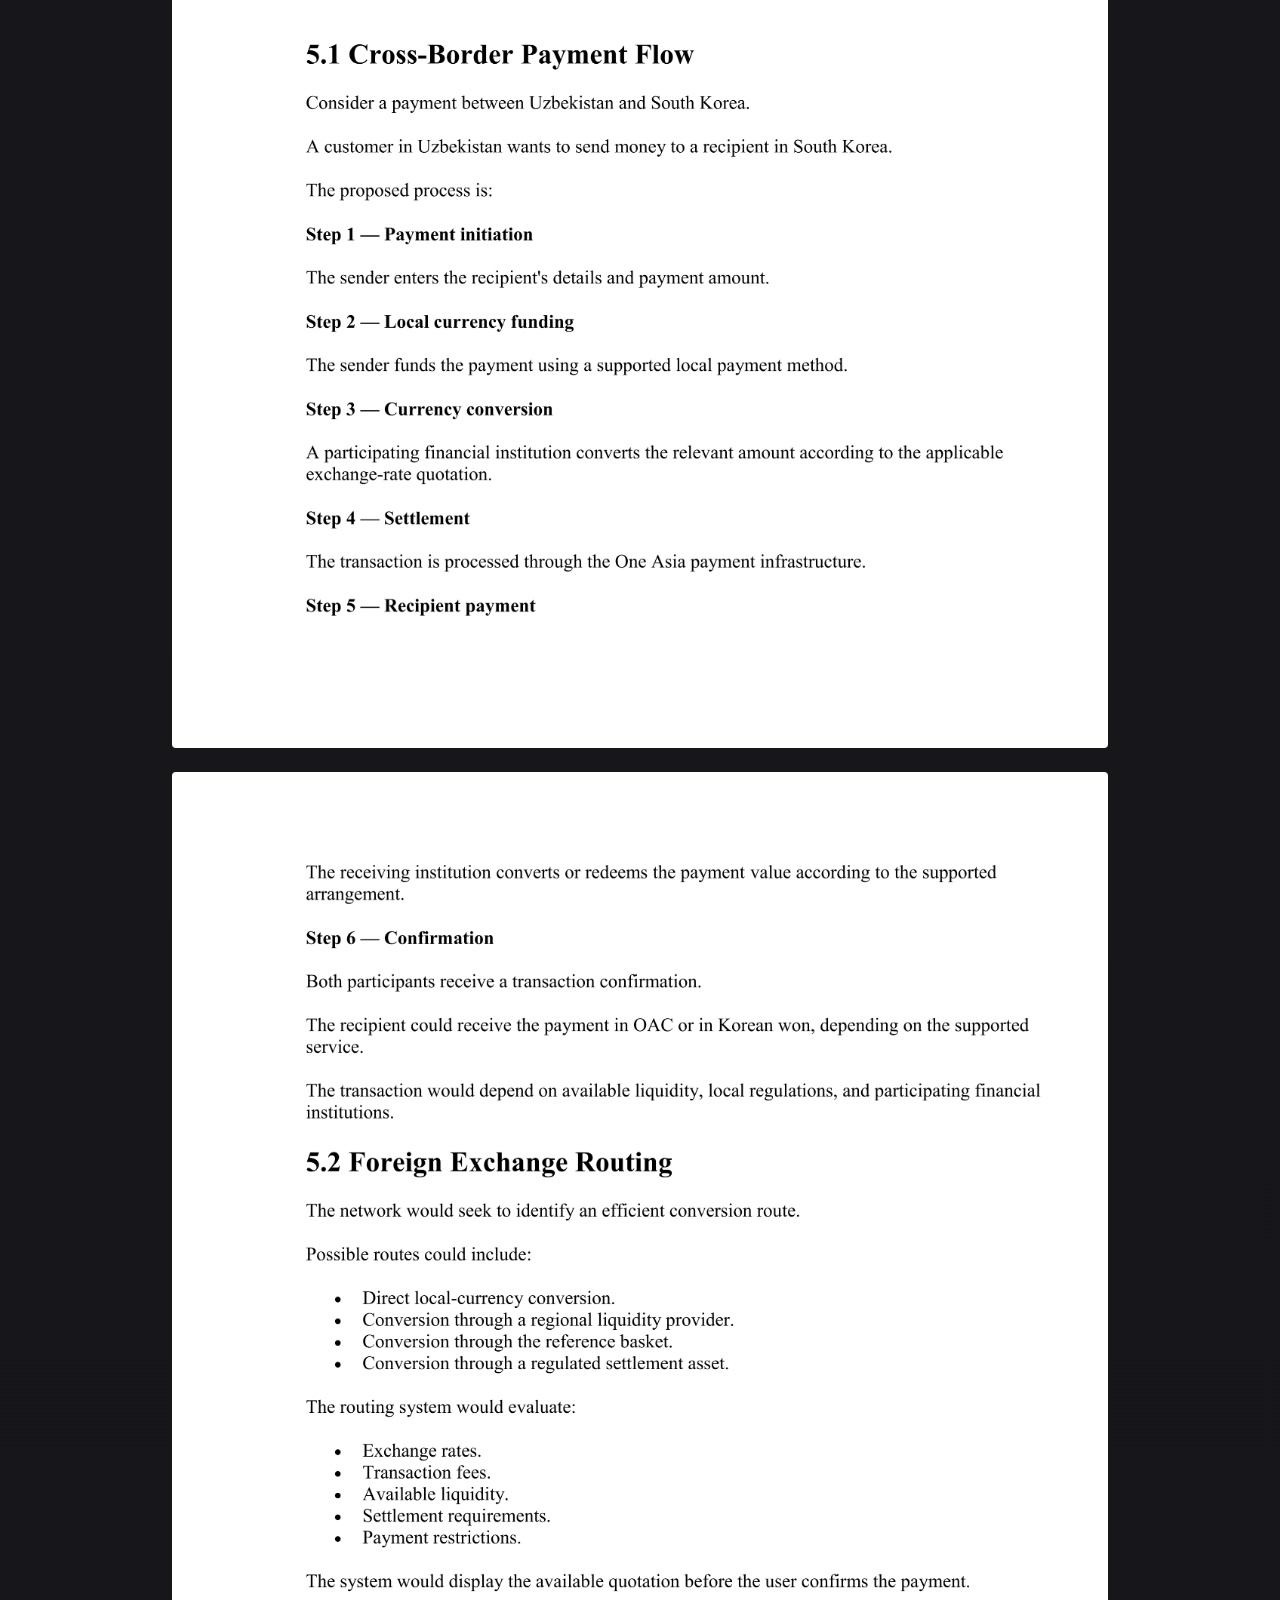
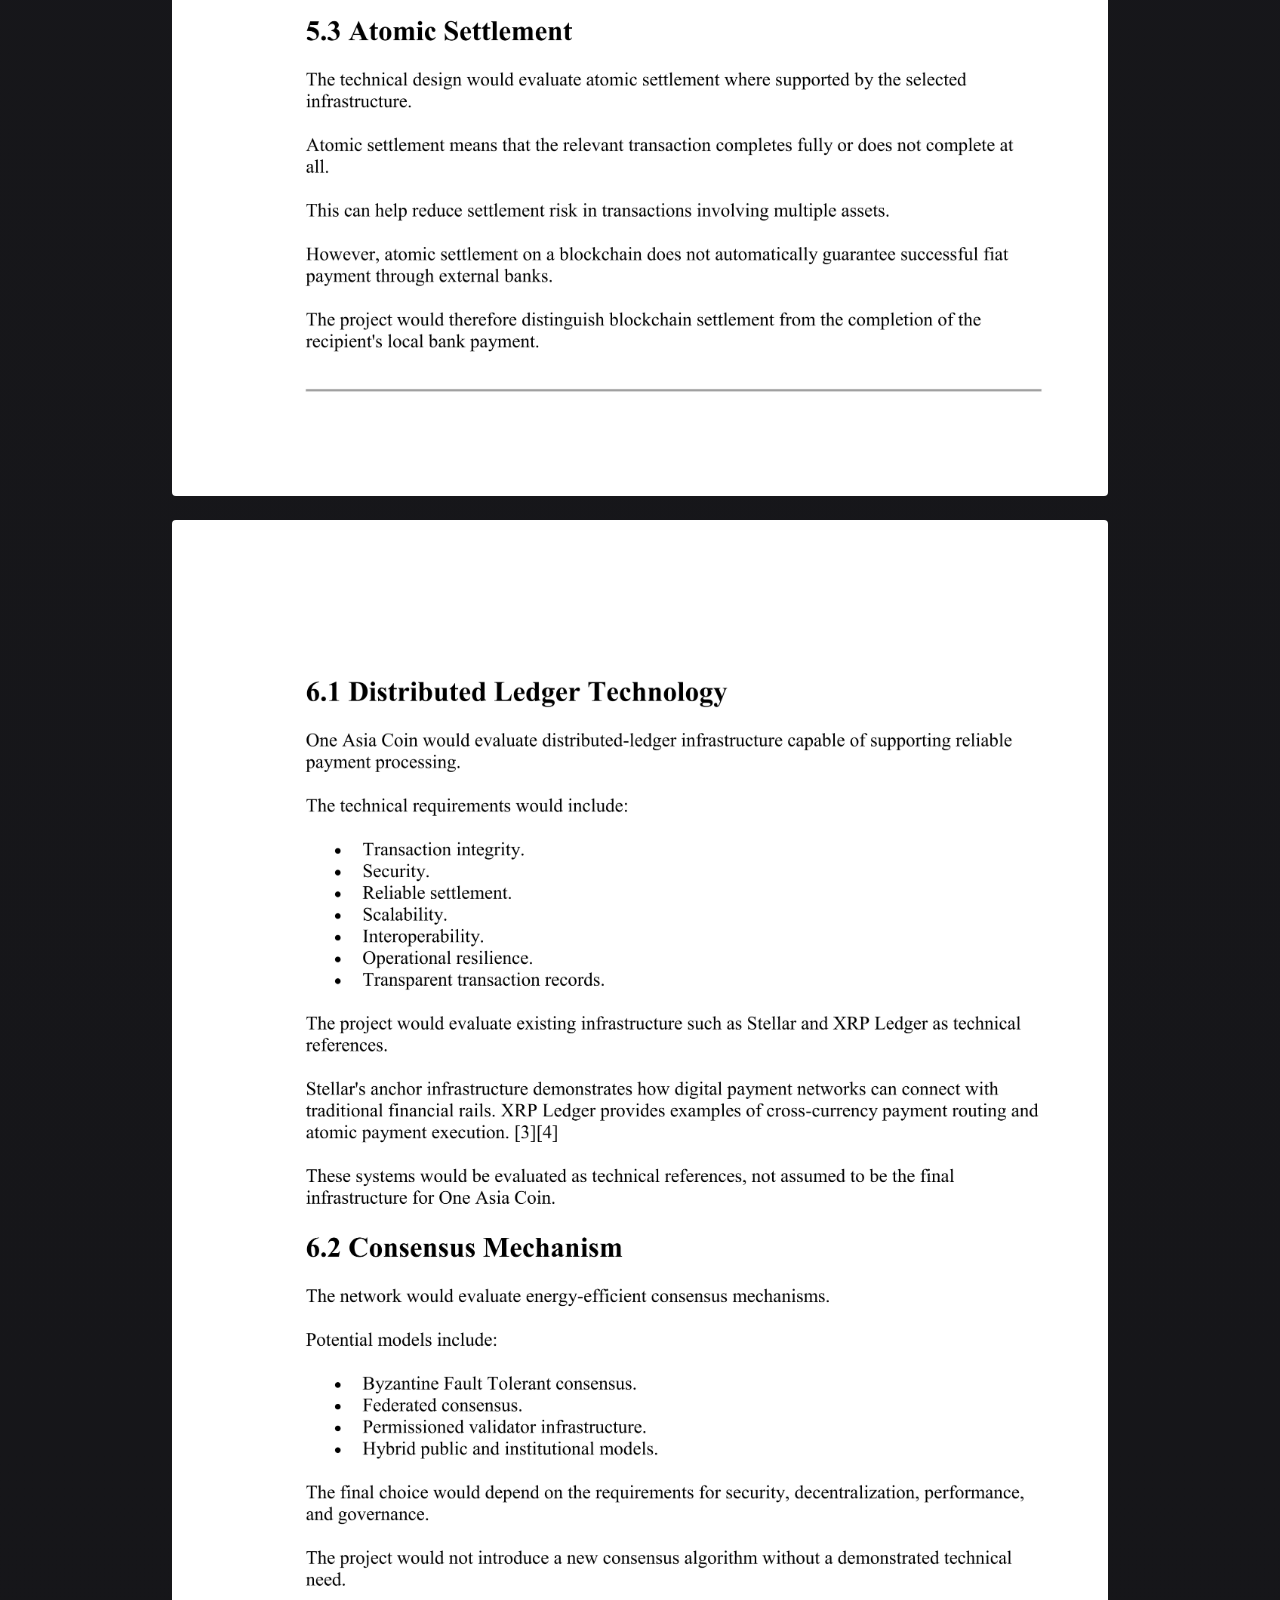
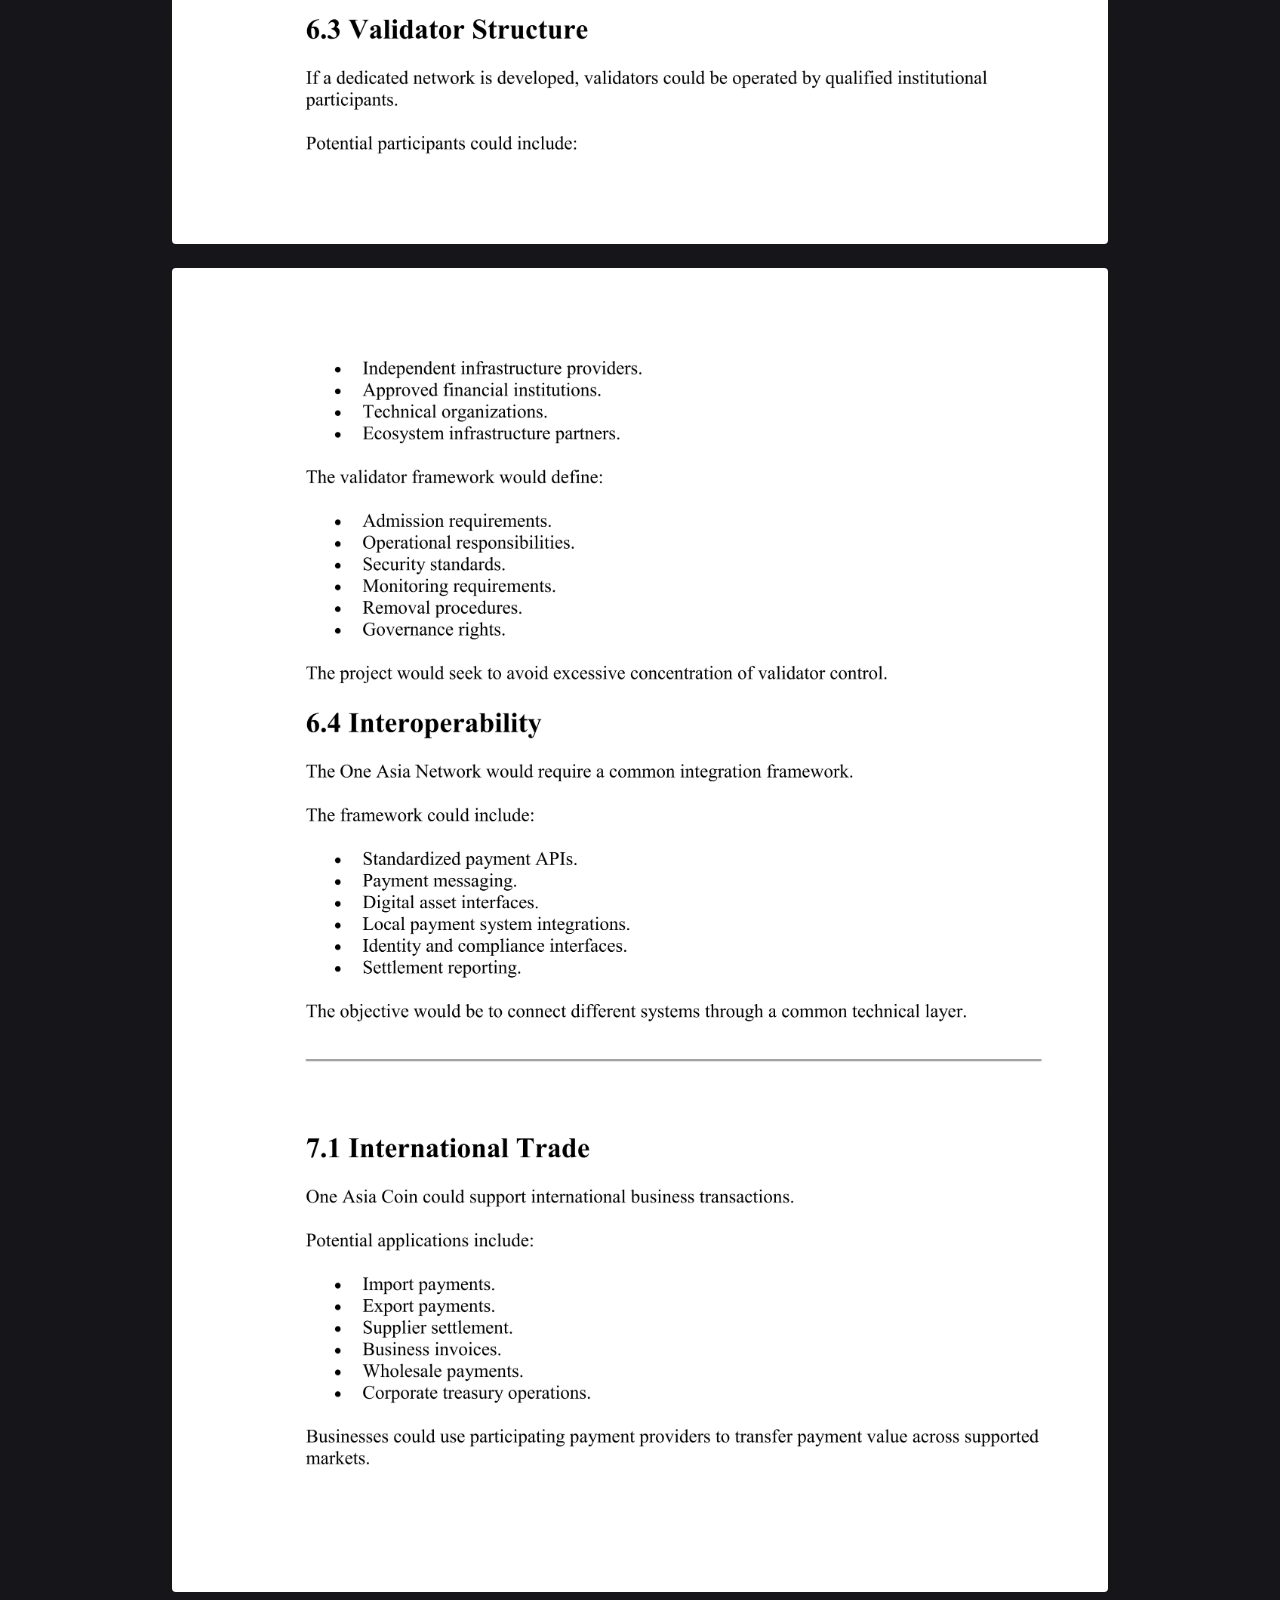
<file: oneasiacoin.html>
<!DOCTYPE html>
<html lang="ru">

<head>
    <meta charset="UTF-8">
    <meta name="viewport" content="width=device-width, initial-scale=1.0">
    <title>Asiana Bukhara</title>
    <link rel="stylesheet" href="../index.css">
</head>
<!-- <img src="asiana_logo.png" alt="Asiana Bukhara Logo" class="logo-image"> -->




<body>

    <!-- <button class="lng" onclick="window.location.href='../asiana.html'">РУ</button> -->
    <nav>
        <h1 class="logo">
            <p class="one">One</p>
            <p class="asia">Asia</p>
            <p class="coin">Coin</p>
        </h1>


        <img src="LOGO.png" alt="" class="logo-image">

        <ul>
            <li><a href="aboutus.html" class="about">About us</a></li>

            <li><a href="news.html">News</a></li>
            <li><a href="contact.html">Contact</a></li>

        </ul>
    </nav>

    <div class="hero">
        <h1>Join our community</h1>
        <br>
        <a href="https://t.me/ASIANA_BUKHARA" class="btntg">Telegram</a>

    </div>




    <section id="about">
        <h2>(!)Informaion</h2>



        <p class="about-text1">OneAsiaCoin is a cryptocurrency project that aims to create a decentralized digital
            currency for the Asian market. Our mission is to provide a secure, fast, and efficient payment solution for
            individuals and businesses in the asia.</p>
        <br>


        <!-- <a href="https://t.me/ASIANA_BUKHARA" class="btntg">Telegram</a> -->


        <!-- <a href="oneasiacoin-white-paper.pdf" class="btninst">White paper</a>
        <a href="oneasiacoin-terms.pdf" target="_blank"> -->

        </a>



    </section>



</body>

<!-- <img src="logocoin.png" alt="" class="logo-image"> -->

<section class="whitepaper">
    <h2>OAC — White Paper</h2>

    <!-- <iframe src="oneasiacoin-terms.pdf.pdf" title="One Asia Coin White Paper">
    </iframe> -->


    <!-- </section> -->

    <!-- <div class="whitepaper-button">
    <a href="oneasiacoin-terms.pdf" target="_blank">
        White Paper PDF
    </a>
</div> -->


    <section class="document-pages">


        <section class="document-pages">
            <img src="pages/01-1.jpg" alt="Страница 1">
            <img src="pages/02-1.jpg" alt="Страница 2">
            <img src="pages/03-1.jpg" alt="Страница 3">
            <img src="pages/04-1.jpg" alt="Страница 4">
            <img src="pages/05-1.jpg" alt="Страница 5">
            <img src="pages/06-1.jpg" alt="Страница 6">
            <img src="pages/07-1.jpg" alt="Страница 7">
            <img src="pages/08-1.jpg" alt="Страница 8">
            <img src="pages/09-1.jpg" alt="Страница 9">
            <img src="pages/10-1.jpg" alt="Страница 10">
            <img src="pages/11-1.jpg" alt="Страница 11">
            <img src="pages/12-1.jpg" alt="Страница 12">
            <img src="pages/13-1.jpg" alt="Страница 13">
            <img src="pages/14-1.jpg" alt="Страница 14">
            <img src="pages/15-1.jpg" alt="Страница 15">
            <img src="pages/16-1.jpg" alt="Страница 16">
            <img src="pages/17-1.jpg" alt="Страница 17">
            <img src="pages/18-1.jpg" alt="Страница 18">
            <img src="pages/19-1.jpg" alt="Страница 19">
            <img src="pages/20-1.jpg" alt="Страница 20">
        </section>

    </section>
</section>


</html>
<footer class="footer">
    <p>© 2026 OneAsiaCoin. All rights reserved.</p>
</footer>

</html>
</file>
<file: index.css>
* {
    margin: 0;
    padding: 0;
    box-sizing: border-box;
    font-family: Arial, sans-serif;
}

body {
    margin: 0;
    min-height: 100vh;
    background:
        radial-gradient(circle at top, rgba(80, 80, 80, 0.2), transparent 40%),
        linear-gradient(to bottom, #1b1b1f, #111114);
    color: white;
}

header {
    /* background: linear-gradient(135deg, #b9505e, #00bfff); */
    color: rgb(180, 158, 158);
    min-height: 160vh;
}

.logo {
    font-size: 60px;
    font-weight: bold;

}

.asiana {
    /* margin-left: 50px; */
    margin-right: 500px;
    font-family: 'Times New Roman', serif;

}

.bukhara {
    margin-left: 200px;
    font-family: 'Times New Roman', serif;



}

nav {
    display: flex;
    justify-content: space-between;
    align-items: center, top;
    padding: 20px 10%;
}

nav ul {
    display: flex;
    list-style: none;
    gap: 20px;
}

.trntouzb {
    font-size: 15px;
    font-weight: bold;
}

nav a {
    color: white;
    text-decoration: none;
    font-weight: bold;
}

.hero {
    text-align: center;
    padding: 150px 20px;
}

.hero h1 {
    font-size: 48px;
    margin-bottom: 20px;
}

.hero p {
    font-size: 20px;
    margin-bottom: 30px;
}

.tg:hover {
    transform: translateY(-3px) scale(1.05);
    box-shadow: 0 8px 20px rgba(0, 0, 0, 0.2);
}


.btntg {

    background: white;
    color: #1757b8;
    padding: 12px 25px;
    border-radius: 15px;
    text-decoration: none;
    font-weight: bold;
    font-size: 18px;
    cursor: pointer;
    transition: 0.4s;
}

.btntg:hover {
    transform: translateY(-3px) scale(1.05);
    box-shadow: 0 8px 20px rgba(0, 0, 0, 0.2);
    background: #bebdbd;
}

section {
    padding: 80px 10%;
    text-align: center;
}

section h2 {
    margin-bottom: 25px;
    font-size: 36px;
}

form {
    max-width: 500px;
    margin: 30px auto;
    display: flex;
    flex-direction: column;
    gap: 15px;
}

input,
textarea {
    padding: 12px;
    border: 1px solid #ccc;
    border-radius: 8px;
}

button {
    background: #606875;
    color: white;
    border: none;
    padding: 12px;
    border-radius: 8px;
    cursor: pointer;
}

footer {
    background: #222;
    color: white;
    text-align: center;
    margin-top: 200px;
}

.about-text1 {

    font-family: Times New Roman, serif;
    font-size: 30px;
}


.card {
    background: #aed1b0;
    color: rgb(48, 48, 48);
    padding: 12px 24px;
    border: none;
    border-radius: 8px;
    cursor: pointer;
    transition: all 0.4s ease;
}

.card:hover {
    transform: translateY(-3px) scale(1.05);
    box-shadow: 0 8px 20px rgba(0, 0, 0, 0.2);
}

.lng {
    position: absolute;
    top: 10px;
    right: 20px;
    background: #606875;
    color: white;
    border: none;
    padding: 10px 15px;
    border-radius: 8px;
    cursor: pointer;

}

.btninst {
    background: rgb(244, 241, 241);
    color: #2356a3;
    padding: 12px 25px;
    border-radius: 15px;
    text-decoration: none;
    font-weight: bold;
    font-size: 18px;
    cursor: pointer;
    transition: 0.4s;
    margin-top: 40px;

}

.btninst:hover {
    transform: translateY(-3px) scale(1.05);
    box-shadow: 0 8px 20px rgba(0, 0, 0, 0.2);
    background: #bebdbd;

}

footer {
    background: #222;
    color: white;
    text-align: center;
    padding: 20px;
    font-family: Arial, sans-serif;
}


.whitepaper {
    width: 100%;
    margin-top: 60px;
    padding: 30px 0;
    background: rgba(80, 80, 80, 0.2),
        text-align center linear-gradient(to bottom, #1b1b1f, #111114);
}

.whitepaper h2 {
    color: white;
    margin-bottom: 25px;
}

.whitepaper iframe {
    display: block;
    width: 50%;
    height: 1000px;
    margin: 0 auto;
    border: none;
    background: white;
}

.whitepaper-button {
    text-align: center;
    padding: 30px 0;
    background: #363535;
}

.whitepaper-button a {
    display: inline-block;
    padding: 12px 25px;
    background: #ffffff;
    color: #000000;
    text-decoration: none;
    border-radius: 6px;
}

.whitepaper-button a:hover {
    background: #333;
}


/* Адаптация под телефоны */
* {
    box-sizing: border-box;
}

html {
    width: 100%;
    overflow-x: hidden;
}

body {
    width: 100%;
    margin: 0;
    overflow-x: hidden;
}

img,
video,
iframe {
    max-width: 100%;
}

@media (max-width: 200px) {
    body {
        font-size: 16px;
    }

    header {
        padding: 15px 5%;
    }

    section {
        padding: 35px 5%;
    }

    h1 {
        font-size: clamp(28px, 8vw, 40px);
        line-height: 1.2;
    }

    h2 {
        font-size: clamp(23px, 6vw, 30px);
    }

    p {
        line-height: 1.6;
        overflow-wrap: anywhere;
    }

    button,
    .btn,
    a.button {
        max-width: 100%;
    }

    footer {
        padding: 25px 5%;
        text-align: center;
    }
}

.logo-image {
    display: block;
    position: absolute;
    height: 250px;
    width: 250px;
    /* position: fixed; */
    top: 20px;
    left: 10px;
    margin-bottom: 20px;

}

.one {

    font-family: Verdana, Geneva, Tahoma, sans-serif
}

.asia {
    margin-left: 40px;
    font-family: Verdana, Geneva, Tahoma, sans-serif
}

.coin {
    margin-left: 78px;
    font-family: Verdana, Geneva, Tahoma, sans-serif
}


.document-pages {
    width: auto;
    max-width: 1000px;
    margin: 50px auto;
    padding: 0 16px;
    box-sizing: border-box;
}

.document-pages img {
    display: block;
    width: 100%;
    height: auto;
    margin: 0 auto 24px;
    border-radius: 4px;
}


.back-button {
    display: inline-flex;
    align-items: center;
    gap: 10px;
    padding: 12px 22px;
    margin: 20px;
    color: #ffffff;
    background: linear-gradient(145deg, #151515, #242424);
    border: 1px solid rgba(212, 175, 55, 0.55);
    border-radius: 12px;
    font-family: Arial, sans-serif;
    font-size: 15px;
    font-weight: 600;
    text-decoration: none;
    transition: all 0.25s ease;
}

.back-button:hover {
    background: #d4af37;
    color: #111;
    border-color: #d4af37;
    transform: translateX(-3px);
    box-shadow: 0 4px 18px rgba(212, 175, 55, 0.2);
}

.back-arrow {
    font-size: 22px;
    line-height: 1;
}

.back-button:focus-visible {
    outline: 2px solid #d4af37;
    outline-offset: 4px;
}

@media (max-width: 600px) {
    .back-button {
        margin: 14px;
        padding: 10px 16px;
        font-size: 14px;
    }
}


.back-button {
    display: inline-flex;
    align-items: center;
    gap: 10px;
    padding: 12px 22px;
    margin: 20px;
    color: #d4af37;
    background: linear-gradient(145deg, #151515, #242424);
    border: 1px solid rgba(212, 175, 55, 0.55);
    border-radius: 12px;
    font-family: Arial, sans-serif;
    font-size: 15px;
    font-weight: 600;
    text-decoration: none;
    transition: all 0.25s ease;
}

.back-button:hover {
    background: #d4af37;
    color: #111;
    border-color: #d4af37;
    transform: translateX(-3px);
    box-shadow: 0 4px 18px rgba(212, 175, 55, 0.2);
}

.back-arrow {
    font-size: 22px;
    line-height: 1;
}

.back-button:focus-visible {
    outline: 2px solid #d4af37;
    outline-offset: 4px;
}

@media (max-width: 600px) {
    .back-button {
        margin: 14px;
        padding: 10px 16px;
        font-size: 14px;
    }
}

/* .about {
    display: inline-flex;
    align-items: center;
    gap: 10px;
    padding: 12px 22px;
    margin: 20px;
    color: #d4af37;
    background: linear-gradient(145deg, #151515, #242424);
    border: 1px solid rgba(212, 175, 55, 0.55);
    border-radius: 12px;
    font-family: Arial, sans-serif;
    font-size: 15px;
    font-weight: 600;
    text-decoration: none;
    transition: all 0.25s ease;
} */

.back-button:hover {
    background: #d4af37;
    color: #111;
    border-color: #d4af37;
    transform: translateX(-3px);
    box-shadow: 0 4px 18px rgba(212, 175, 55, 0.2);
}

.back-arrow {
    font-size: 22px;
    line-height: 1;
}

.back-button:focus-visible {
    outline: 2px solid #d4af37;
    outline-offset: 4px;
}

@media (max-width: 600px) {
    .back-button {
        margin: 14px;
        padding: 10px 16px;
        font-size: 14px;
    }
}
</file>
